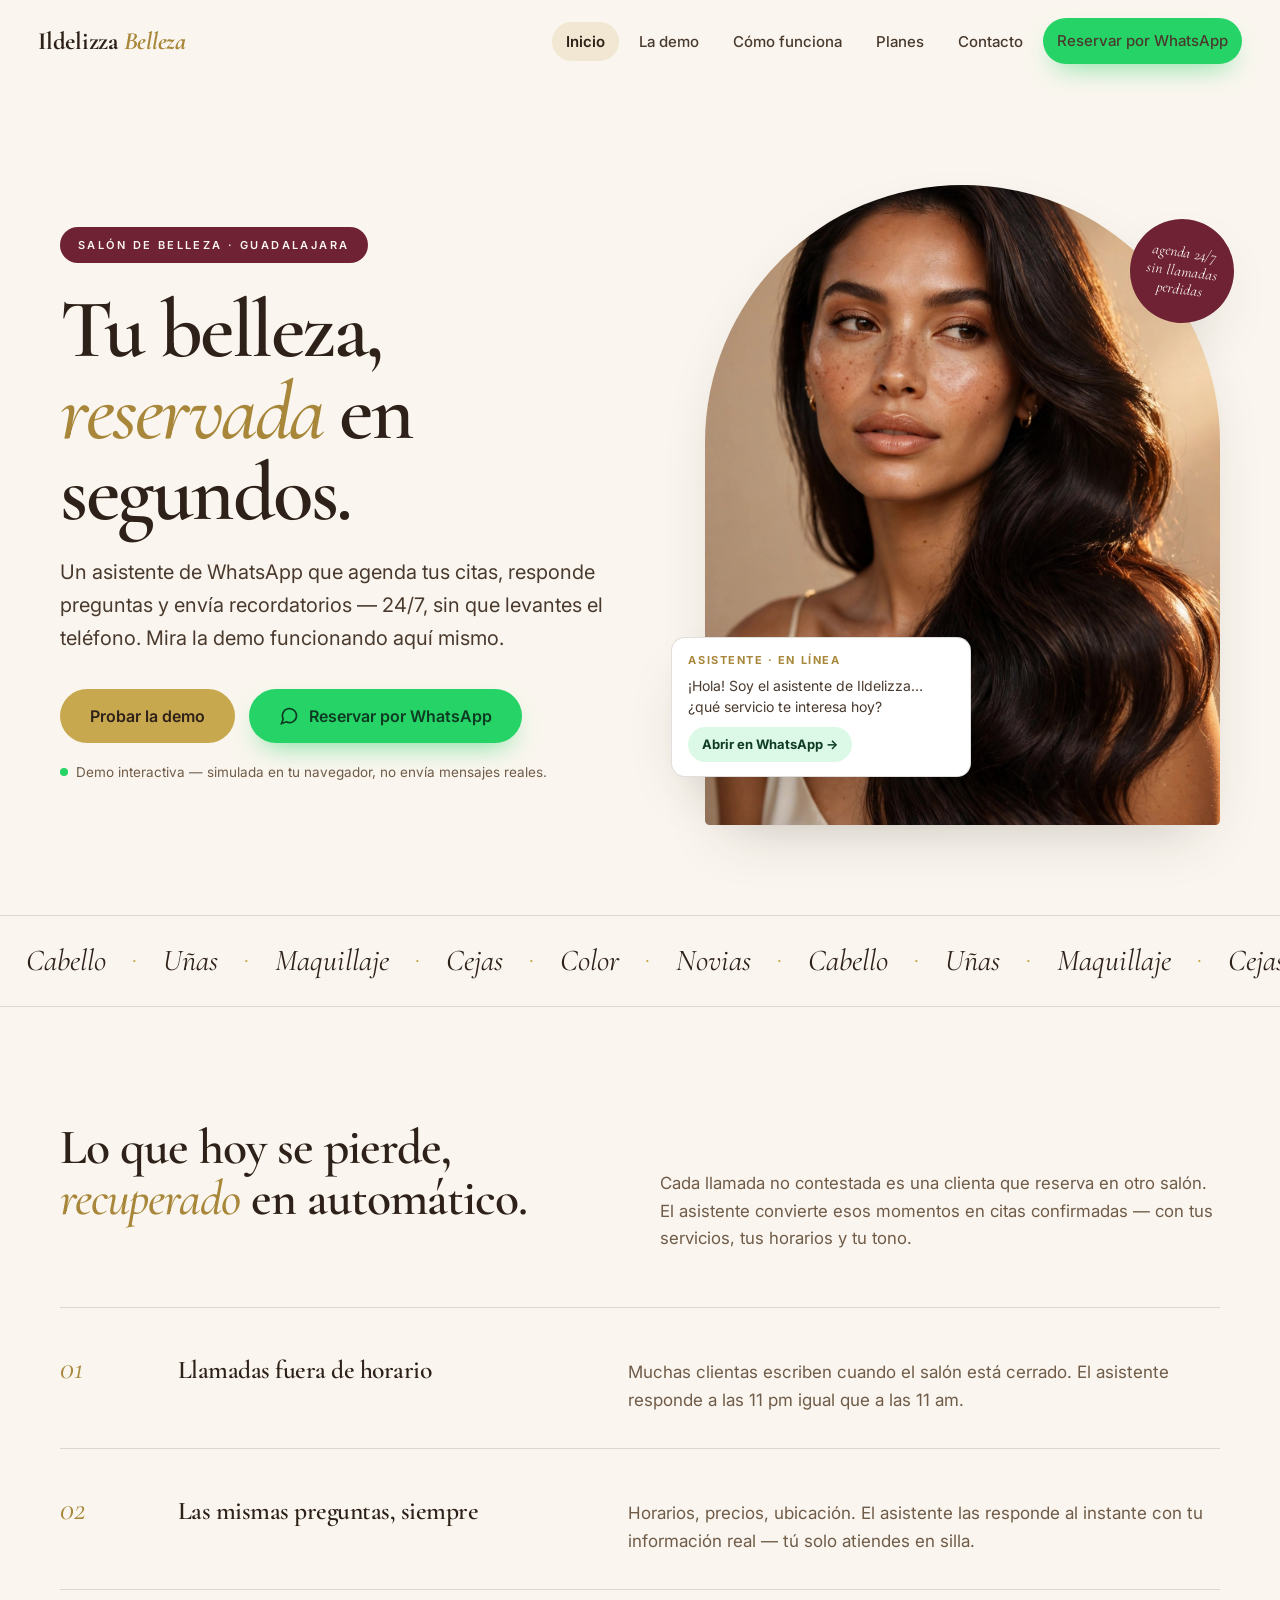
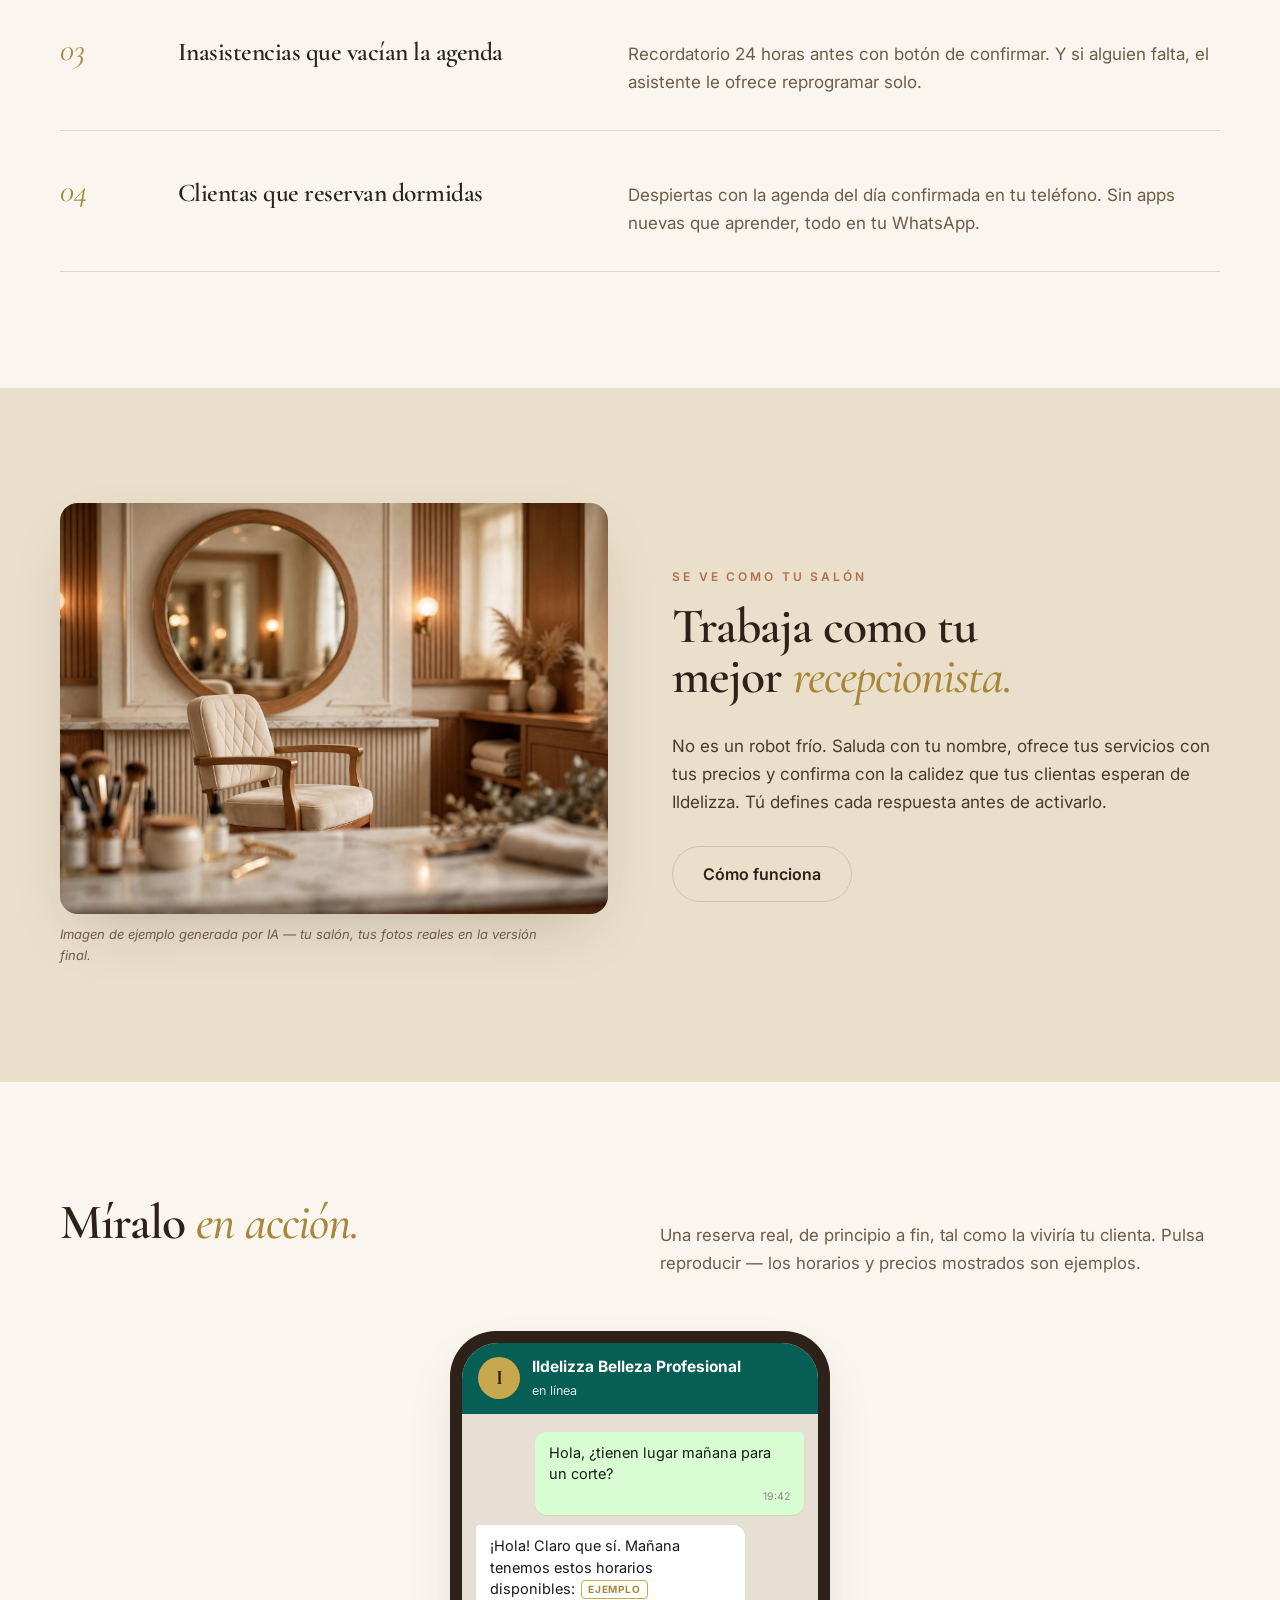
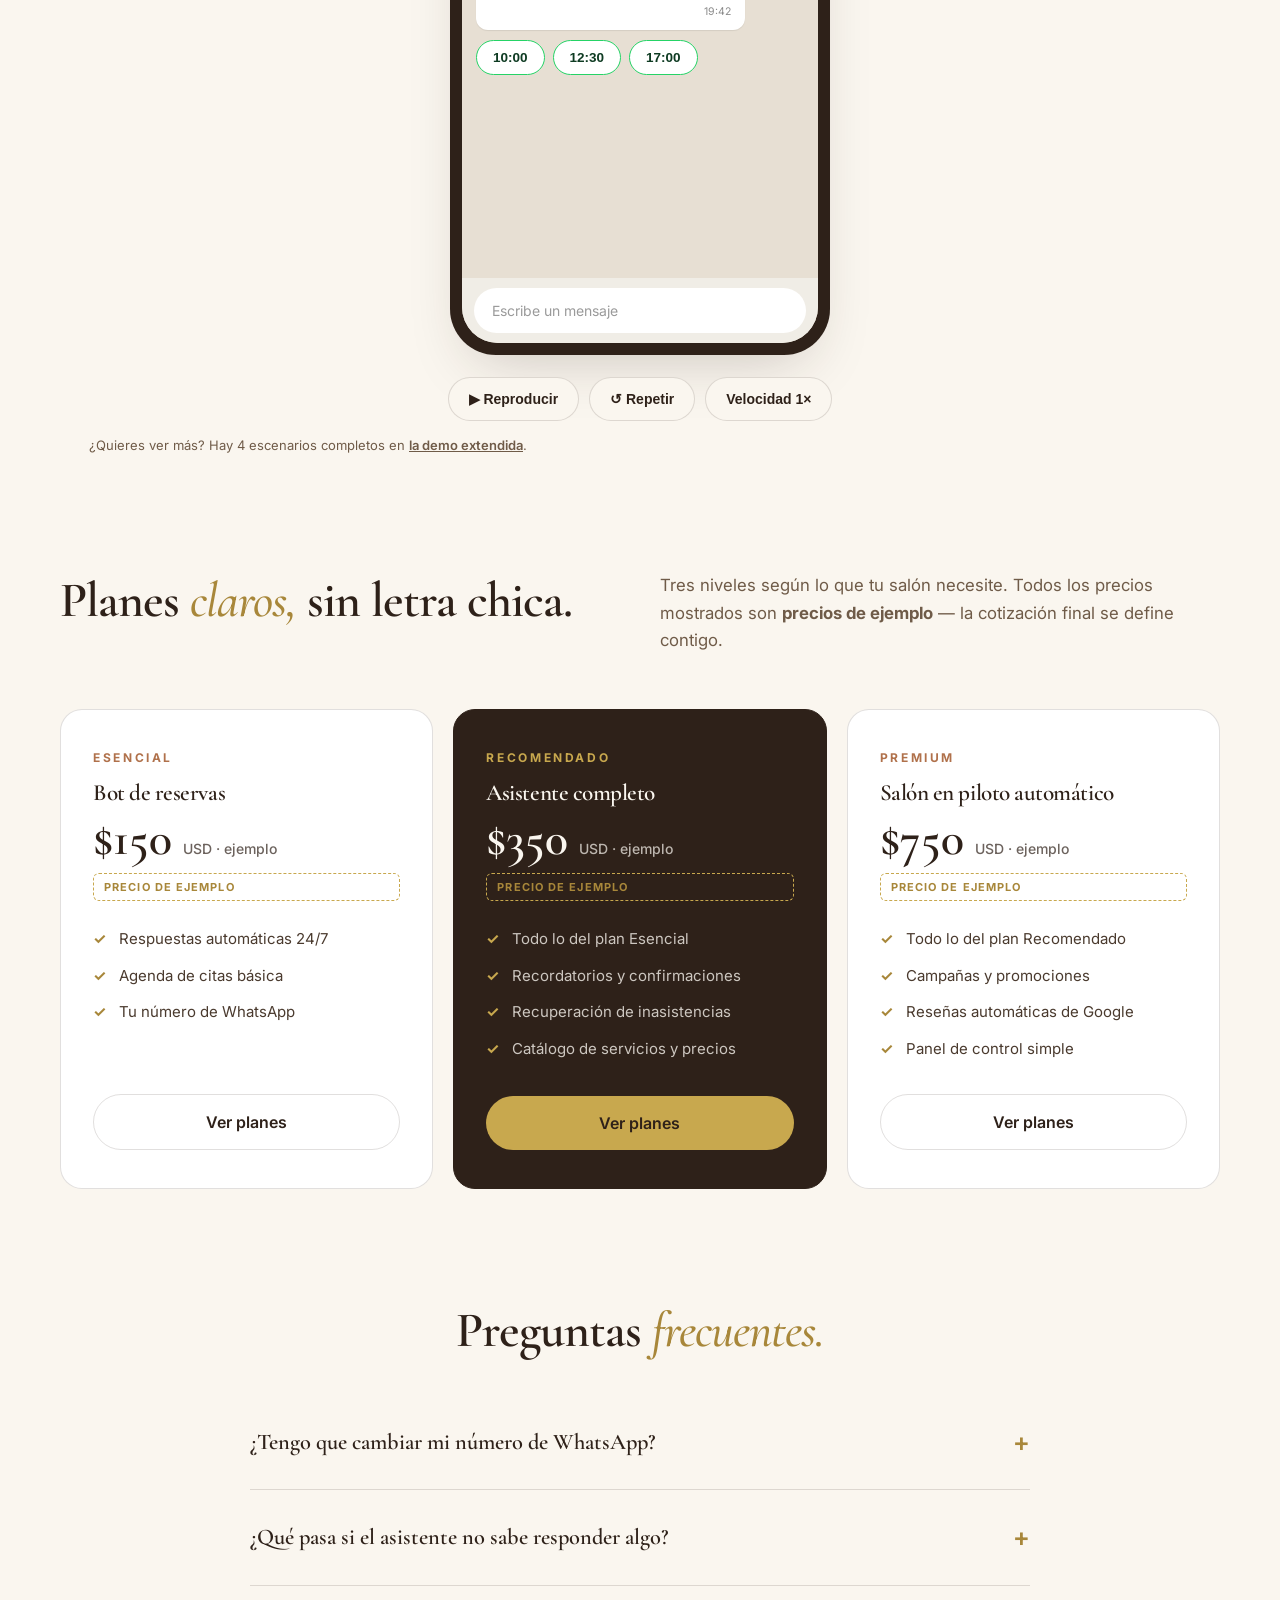
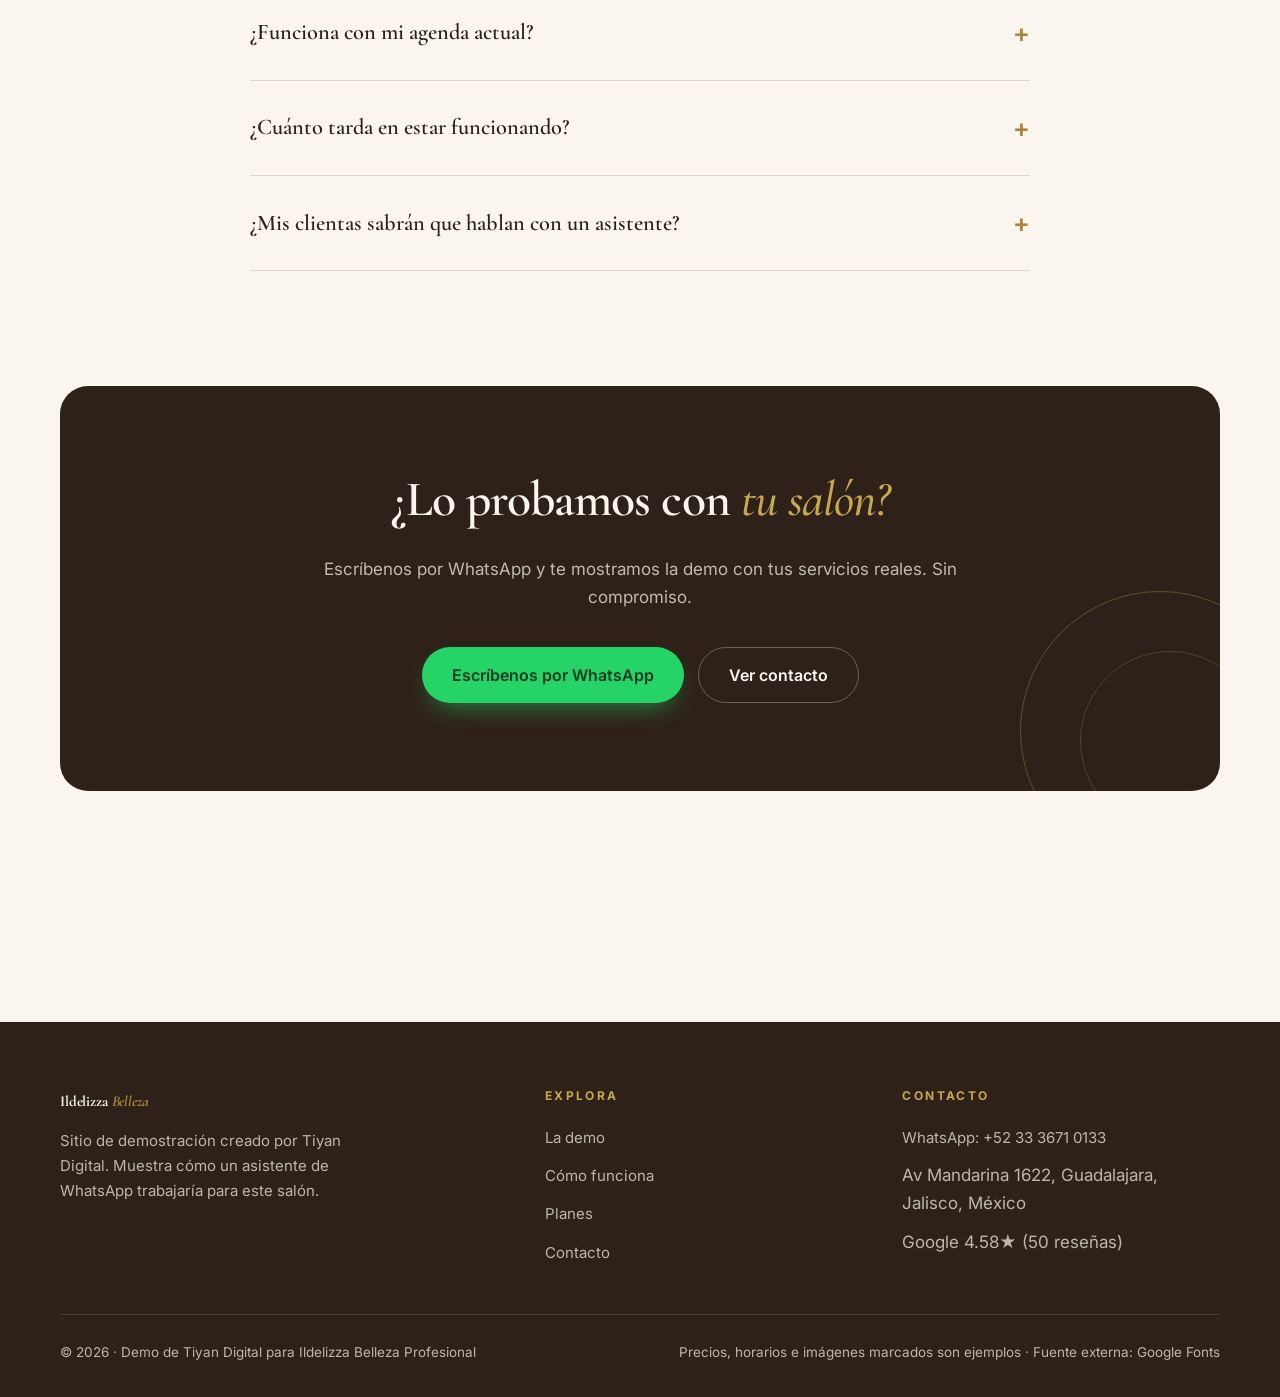
<file: index.html>
<!DOCTYPE html>
<html lang="es">
<head>
  <meta charset="UTF-8">
  <script>document.documentElement.classList.add("js");</script>
  <meta name="viewport" content="width=device-width, initial-scale=1.0">
  <title>Ildelizza Belleza Profesional — Asistente de WhatsApp para tu salón (demo)</title>
  <meta name="description" content="Demo interactiva: un asistente de WhatsApp que agenda citas, confirma y recuerda por ti — 24/7, sin llamadas perdidas. Propuesta de Tiyan Digital para Ildelizza Belleza Profesional, Guadalajara.">
  <meta property="og:title" content="Ildelizza Belleza Profesional — tu agenda en WhatsApp (demo)">
  <meta property="og:description" content="Mira cómo un asistente de WhatsApp reserva citas por ti, incluso mientras duermes. Demo interactiva.">
  <meta property="og:type" content="website">
  <meta property="og:image" content="assets/img/hero.jpg">
  <link rel="preconnect" href="https://fonts.googleapis.com">
  <link rel="preconnect" href="https://fonts.gstatic.com" crossorigin>
  <link href="https://fonts.googleapis.com/css2?family=Cormorant+Garamond:ital,wght@0,500;0,600;0,700;1,500;1,600&family=Inter:wght@400;500;600;700&display=swap" rel="stylesheet">
  <link rel="stylesheet" href="assets/styles.css">
  <link rel="icon" href="data:image/svg+xml,<svg xmlns='http://www.w3.org/2000/svg' viewBox='0 0 100 100'><text y='.9em' font-size='90'>✂</text></svg>">
  <script type="application/ld+json">
  {
    "@context": "https://schema.org",
    "@type": "BeautySalon",
    "name": "Ildelizza Belleza Profesional",
    "address": {
      "@type": "PostalAddress",
      "streetAddress": "Av Mandarina 1622",
      "addressLocality": "Guadalajara",
      "addressRegion": "Jalisco",
      "addressCountry": "MX"
    },
    "telephone": "+52 33 3671 0133",
    "aggregateRating": { "@type": "AggregateRating", "ratingValue": "4.58", "reviewCount": "50" }
  }
  </script>
</head>
<body>
  <a class="skip-link" href="#contenido">Saltar al contenido</a>

  <nav class="site-nav" aria-label="Principal">
    <div class="nav-inner">
      <a class="brand" href="index.html">Ildelizza <em>Belleza</em></a>
      <button class="nav-toggle" aria-expanded="false" aria-label="Abrir menú"><span></span><span></span><span></span></button>
      <ul class="nav-links">
        <li><a href="index.html" aria-current="page">Inicio</a></li>
        <li><a href="bot-demo.html">La demo</a></li>
        <li><a href="como-funciona.html">Cómo funciona</a></li>
        <li><a href="planes.html">Planes</a></li>
        <li><a href="contacto.html">Contacto</a></li>
        <li><a class="btn btn-wa nav-cta" data-biz="wa-link" data-wa-text="Hola, vi la demo del asistente de WhatsApp para Ildelizza y me interesa.">Reservar por WhatsApp</a></li>
      </ul>
    </div>
  </nav>

  <main id="contenido">
    <!-- HERO -->
    <section class="hero">
      <div class="wrap hero-grid">
        <div class="hero-copy">
          <span class="eyebrow rv">Salón de belleza · Guadalajara</span>
          <h1 class="rv d1">Tu belleza,<br><em>reservada</em> en segundos.</h1>
          <p class="lead rv d2" style="margin-top:22px">Un asistente de WhatsApp que agenda tus citas, responde preguntas y envía recordatorios — 24/7, sin que levantes el teléfono. Mira la demo funcionando aquí mismo.</p>
          <div class="btn-row rv d3">
            <a class="btn btn-gold" href="bot-demo.html">Probar la demo</a>
            <a class="btn btn-wa" data-biz="wa-link" data-wa-text="Hola, quiero el asistente de WhatsApp para mi salón.">
              <svg viewBox="0 0 24 24" fill="none" stroke="currentColor" stroke-width="2" aria-hidden="true"><path d="M21 11.5a8.5 8.5 0 0 1-12.4 7.5L3 21l2-5.4A8.5 8.5 0 1 1 21 11.5z"/></svg>
              Reservar por WhatsApp
            </a>
          </div>
          <p class="hero-note rv d3"><span class="dot" aria-hidden="true"></span>Demo interactiva — simulada en tu navegador, no envía mensajes reales.</p>
        </div>
        <div class="hero-media rv d2">
          <div class="arch-frame">
            <img src="assets/img/hero.jpg" alt="Retrato editorial de belleza — imagen de ejemplo generada por IA" width="1280" height="1920" fetchpriority="high">
          </div>
          <div class="chat-float" aria-hidden="true">
            <strong>Asistente · en línea</strong>
            ¡Hola! Soy el asistente de <span data-biz="short">Ildelizza</span>… ¿qué servicio te interesa hoy?
            <a class="wa-link" data-biz="wa-link">Abrir en WhatsApp →</a>
          </div>
          <div class="gold-seal" aria-hidden="true">agenda 24/7 sin llamadas perdidas</div>
        </div>
      </div>
    </section>

    <!-- MARQUEE -->
    <div class="marquee-band" aria-hidden="true">
      <div class="marquee">
        <span>Cabello</span><i>·</i><span>Uñas</span><i>·</i><span>Maquillaje</span><i>·</i><span>Cejas</span><i>·</i><span>Color</span><i>·</i><span>Novias</span><i>·</i>
        <span>Cabello</span><i>·</i><span>Uñas</span><i>·</i><span>Maquillaje</span><i>·</i><span>Cejas</span><i>·</i><span>Color</span><i>·</i><span>Novias</span><i>·</i>
      </div>
    </div>

    <!-- QUÉ RESUELVE -->
    <section class="block">
      <div class="wrap">
        <div class="split-head">
          <h2 class="rv">Lo que hoy se pierde,<br><em>recuperado</em> en automático.</h2>
          <p class="rv d1">Cada llamada no contestada es una clienta que reserva en otro salón. El asistente convierte esos momentos en citas confirmadas — con tus servicios, tus horarios y tu tono.</p>
        </div>
        <div class="num-rows">
          <div class="num-row rv">
            <span class="n">01</span><h3>Llamadas fuera de horario</h3>
            <p>Muchas clientas escriben cuando el salón está cerrado. El asistente responde a las 11 pm igual que a las 11 am.</p>
          </div>
          <div class="num-row rv d1">
            <span class="n">02</span><h3>Las mismas preguntas, siempre</h3>
            <p>Horarios, precios, ubicación. El asistente las responde al instante con tu información real — tú solo atiendes en silla.</p>
          </div>
          <div class="num-row rv d2">
            <span class="n">03</span><h3>Inasistencias que vacían la agenda</h3>
            <p>Recordatorio 24 horas antes con botón de confirmar. Y si alguien falta, el asistente le ofrece reprogramar solo.</p>
          </div>
          <div class="num-row rv d3">
            <span class="n">04</span><h3>Clientas que reservan dormidas</h3>
            <p>Despiertas con la agenda del día confirmada en tu teléfono. Sin apps nuevas que aprender, todo en tu WhatsApp.</p>
          </div>
        </div>
      </div>
    </section>

    <!-- MEDIA BAND -->
    <section class="block" style="background:var(--surface)">
      <div class="wrap media-band">
        <div class="rv">
          <div class="ph">
            <img src="assets/img/salon.jpg" alt="Interior cálido de salón de belleza — imagen de ejemplo generada por IA" width="1920" height="1280" loading="lazy">
          </div>
          <p class="caption">Imagen de ejemplo generada por IA — tu salón, tus fotos reales en la versión final.</p>
        </div>
        <div class="rv d1">
          <span class="kicker">Se ve como tu salón</span>
          <h2>Trabaja como tu mejor <em>recepcionista.</em></h2>
          <p style="margin-top:18px">No es un robot frío. Saluda con tu nombre, ofrece tus servicios con tus precios y confirma con la calidez que tus clientas esperan de <span data-biz="short">Ildelizza</span>. Tú defines cada respuesta antes de activarlo.</p>
          <div class="btn-row" style="display:flex;gap:14px;margin-top:30px;flex-wrap:wrap">
            <a class="btn btn-ghost" href="como-funciona.html">Cómo funciona</a>
          </div>
        </div>
      </div>
    </section>

    <!-- MINI DEMO -->
    <section class="block">
      <div class="wrap">
        <div class="split-head">
          <h2 class="rv">Míralo <em>en acción.</em></h2>
          <p class="rv d1">Una reserva real, de principio a fin, tal como la viviría tu clienta. Pulsa reproducir — los horarios y precios mostrados son ejemplos.</p>
        </div>
        <div class="rv" data-chat="hero" data-autoplay role="region" aria-label="Demostración del asistente de WhatsApp">
          <div class="phone-frame">
            <div class="phone-screen">
              <div class="chat-head">
                <span class="avatar" aria-hidden="true">I</span>
                <div class="who"><b data-biz="name">Ildelizza Belleza Profesional</b><small>en línea</small></div>
              </div>
              <div class="chat-body" aria-live="polite" aria-label="Conversación de demostración"></div>
              <div class="chat-foot" aria-hidden="true"><span class="fake-input">Escribe un mensaje</span></div>
            </div>
          </div>
        </div>
        <p class="demo-note">¿Quieres ver más? Hay 4 escenarios completos en <a href="bot-demo.html" style="font-weight:600">la demo extendida</a>.</p>
      </div>
    </section>

    <!-- PLANES TEASER -->
    <section class="block" style="padding-top:0">
      <div class="wrap">
        <div class="split-head">
          <h2 class="rv">Planes <em>claros,</em> sin letra chica.</h2>
          <p class="rv d1">Tres niveles según lo que tu salón necesite. Todos los precios mostrados son <b>precios de ejemplo</b> — la cotización final se define contigo.</p>
        </div>
        <div class="plans">
          <article class="plan rv">
            <span class="tier">Esencial</span>
            <h3>Bot de reservas</h3>
            <p class="price">$150 <small>USD · ejemplo</small></p>
            <span class="ejemplo-tag">Precio de ejemplo</span>
            <ul><li>Respuestas automáticas 24/7</li><li>Agenda de citas básica</li><li>Tu número de WhatsApp</li></ul>
            <a class="btn btn-ghost" href="planes.html">Ver planes</a>
          </article>
          <article class="plan featured rv d1">
            <span class="tier">Recomendado</span>
            <h3>Asistente completo</h3>
            <p class="price">$350 <small>USD · ejemplo</small></p>
            <span class="ejemplo-tag">Precio de ejemplo</span>
            <ul><li>Todo lo del plan Esencial</li><li>Recordatorios y confirmaciones</li><li>Recuperación de inasistencias</li><li>Catálogo de servicios y precios</li></ul>
            <a class="btn btn-gold" href="planes.html">Ver planes</a>
          </article>
          <article class="plan rv d2">
            <span class="tier">Premium</span>
            <h3>Salón en piloto automático</h3>
            <p class="price">$750 <small>USD · ejemplo</small></p>
            <span class="ejemplo-tag">Precio de ejemplo</span>
            <ul><li>Todo lo del plan Recomendado</li><li>Campañas y promociones</li><li>Reseñas automáticas de Google</li><li>Panel de control simple</li></ul>
            <a class="btn btn-ghost" href="planes.html">Ver planes</a>
          </article>
        </div>
      </div>
    </section>

    <!-- FAQ -->
    <section class="block" style="padding-top:0">
      <div class="wrap">
        <h2 class="rv" style="text-align:center;margin-bottom:40px">Preguntas <em>frecuentes.</em></h2>
        <div class="faq">
          <details class="rv"><summary>¿Tengo que cambiar mi número de WhatsApp?<span class="plus" aria-hidden="true">+</span></summary><p class="a">No. El asistente funciona sobre tu número actual de WhatsApp Business — tus clientas te escriben al mismo número de siempre.</p></details>
          <details class="rv"><summary>¿Qué pasa si el asistente no sabe responder algo?<span class="plus" aria-hidden="true">+</span></summary><p class="a">Te lo pasa a ti al instante con el contexto de la conversación. Tú respondes una vez y el asistente aprende esa respuesta para la próxima.</p></details>
          <details class="rv"><summary>¿Funciona con mi agenda actual?<span class="plus" aria-hidden="true">+</span></summary><p class="a">Sí. Se conecta con Google Calendar o con la agenda que uses hoy — sin doble captura y sin que nadie reserve en un horario ocupado.</p></details>
          <details class="rv"><summary>¿Cuánto tarda en estar funcionando?<span class="plus" aria-hidden="true">+</span></summary><p class="a">La demo la ves hoy mismo. La versión con tus servicios, precios y horarios reales queda lista en días, no meses.</p></details>
          <details class="rv"><summary>¿Mis clientas sabrán que hablan con un asistente?<span class="plus" aria-hidden="true">+</span></summary><p class="a">Se presenta como el asistente de tu salón desde el primer mensaje — con transparencia total y tu tono de voz.</p></details>
        </div>
      </div>
    </section>

    <!-- FINAL CTA -->
    <section class="block" style="padding-top:0">
      <div class="wrap">
        <div class="cta-band rv">
          <h2>¿Lo probamos con <em>tu salón?</em></h2>
          <p style="margin-top:16px">Escríbenos por WhatsApp y te mostramos la demo con tus servicios reales. Sin compromiso.</p>
          <div class="btn-row">
            <a class="btn btn-wa" data-biz="wa-link" data-wa-text="Hola, quiero ver la demo del asistente con los servicios reales de mi salón.">Escríbenos por WhatsApp</a>
            <a class="btn btn-ghost" href="contacto.html" style="color:var(--canvas);border-color:rgba(250,246,239,.3)">Ver contacto</a>
          </div>
        </div>
      </div>
    </section>
  </main>

  <footer>
    <div class="foot-inner">
      <div class="foot-grid">
        <div>
          <a class="brand" href="index.html" style="margin-bottom:16px;display:inline-block">Ildelizza <em>Belleza</em></a>
          <p style="font-size:15px;max-width:36ch">Sitio de demostración creado por Tiyan Digital. Muestra cómo un asistente de WhatsApp trabajaría para este salón.</p>
        </div>
        <div>
          <h4>Explora</h4>
          <ul>
            <li><a href="bot-demo.html">La demo</a></li>
            <li><a href="como-funciona.html">Cómo funciona</a></li>
            <li><a href="planes.html">Planes</a></li>
            <li><a href="contacto.html">Contacto</a></li>
          </ul>
        </div>
        <div>
          <h4>Contacto</h4>
          <ul>
            <li><a data-biz="wa-link">WhatsApp: <span data-biz="wa-display">+52 33 3671 0133</span></a></li>
            <li><span data-biz="address">Av Mandarina 1622, Guadalajara, Jalisco, México</span></li>
            <li><span data-biz="rating">Google 4.58★ (50 reseñas)</span></li>
          </ul>
        </div>
      </div>
      <div class="foot-base">
        <span>© <span data-year>2026</span> · Demo de Tiyan Digital para <span data-biz="name">Ildelizza Belleza Profesional</span></span>
        <span>Precios, horarios e imágenes marcados son ejemplos · Fuente externa: Google Fonts</span>
      </div>
    </div>
  </footer>

  <script src="assets/site.js"></script>
</body>
</html>
</file>
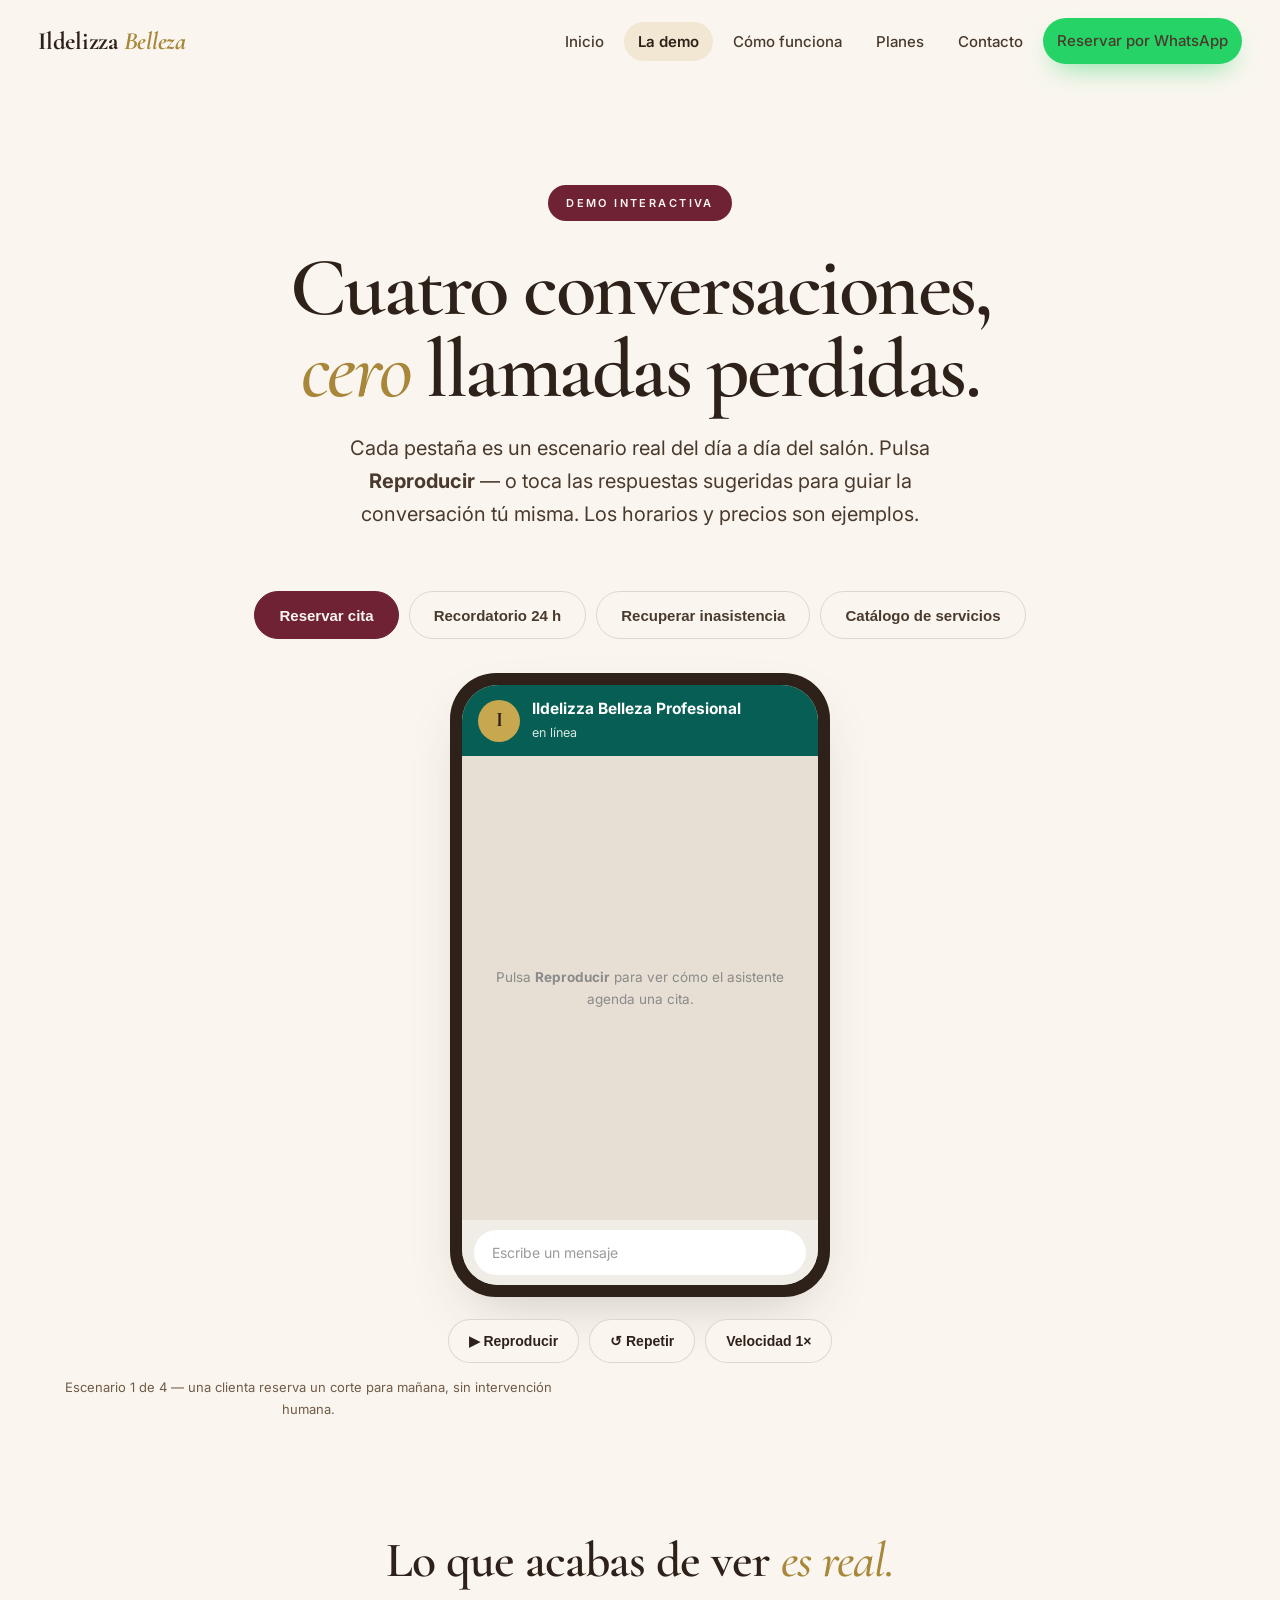
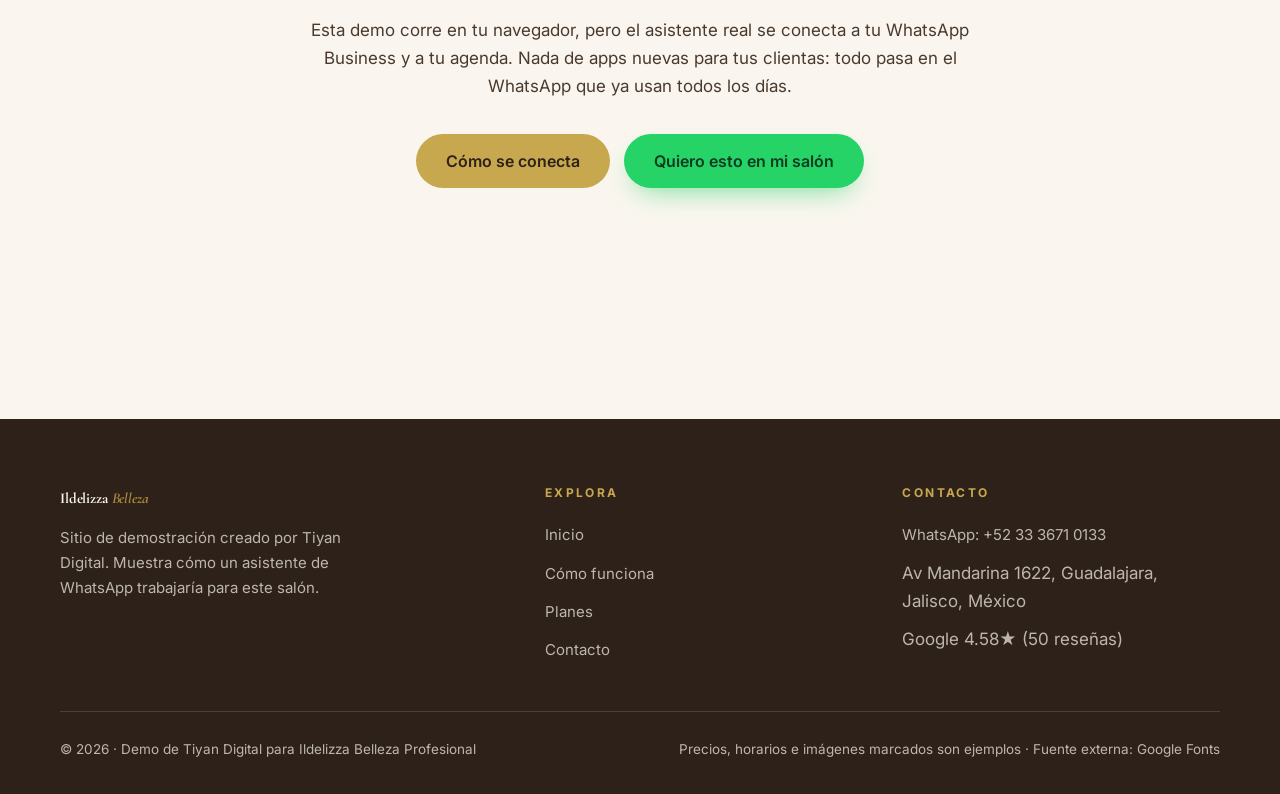
<file: bot-demo.html>
<!DOCTYPE html>
<html lang="es">
<head>
  <meta charset="UTF-8">
  <script>document.documentElement.classList.add("js");</script>
  <meta name="viewport" content="width=device-width, initial-scale=1.0">
  <title>La demo — Asistente de WhatsApp de Ildelizza Belleza Profesional</title>
  <meta name="description" content="Demo interactiva completa: reserva de citas, recordatorio 24h, recuperación de inasistencias y catálogo de servicios — todo en WhatsApp.">
  <meta property="og:title" content="Demo: el asistente de WhatsApp de Ildelizza en acción">
  <meta property="og:type" content="website">
  <link rel="preconnect" href="https://fonts.googleapis.com">
  <link rel="preconnect" href="https://fonts.gstatic.com" crossorigin>
  <link href="https://fonts.googleapis.com/css2?family=Cormorant+Garamond:ital,wght@0,500;0,600;0,700;1,500;1,600&family=Inter:wght@400;500;600;700&display=swap" rel="stylesheet">
  <link rel="stylesheet" href="assets/styles.css">
  <link rel="icon" href="data:image/svg+xml,<svg xmlns='http://www.w3.org/2000/svg' viewBox='0 0 100 100'><text y='.9em' font-size='90'>✂</text></svg>">
  <script type="application/ld+json">
  {
    "@context": "https://schema.org",
    "@type": "BeautySalon",
    "name": "Ildelizza Belleza Profesional",
    "address": { "@type": "PostalAddress", "streetAddress": "Av Mandarina 1622", "addressLocality": "Guadalajara", "addressRegion": "Jalisco", "addressCountry": "MX" },
    "telephone": "+52 33 3671 0133",
    "aggregateRating": { "@type": "AggregateRating", "ratingValue": "4.58", "reviewCount": "50" }
  }
  </script>
</head>
<body>
  <a class="skip-link" href="#contenido">Saltar al contenido</a>

  <nav class="site-nav" aria-label="Principal">
    <div class="nav-inner">
      <a class="brand" href="index.html">Ildelizza <em>Belleza</em></a>
      <button class="nav-toggle" aria-expanded="false" aria-label="Abrir menú"><span></span><span></span><span></span></button>
      <ul class="nav-links">
        <li><a href="index.html">Inicio</a></li>
        <li><a href="bot-demo.html" aria-current="page">La demo</a></li>
        <li><a href="como-funciona.html">Cómo funciona</a></li>
        <li><a href="planes.html">Planes</a></li>
        <li><a href="contacto.html">Contacto</a></li>
        <li><a class="btn btn-wa nav-cta" data-biz="wa-link" data-wa-text="Hola, vi la demo del asistente de WhatsApp para Ildelizza y me interesa.">Reservar por WhatsApp</a></li>
      </ul>
    </div>
  </nav>

  <main id="contenido">
    <section class="hero" style="padding-bottom:40px">
      <div class="wrap" style="text-align:center;max-width:760px">
        <span class="eyebrow rv">Demo interactiva</span>
        <h1 class="rv d1">Cuatro conversaciones,<br><em>cero</em> llamadas perdidas.</h1>
        <p class="lead rv d2" style="margin:22px auto 0">Cada pestaña es un escenario real del día a día del salón. Pulsa <b>Reproducir</b> — o toca las respuestas sugeridas para guiar la conversación tú misma. Los horarios y precios son ejemplos.</p>
      </div>
    </section>

    <section class="block" style="padding-top:20px" data-tabs>
      <div class="wrap">
        <div class="tabs rv" role="tablist" aria-label="Escenarios de la demo">
          <button class="tab" role="tab" aria-selected="true" aria-controls="panel-reservar" id="tab-reservar">Reservar cita</button>
          <button class="tab" role="tab" aria-selected="false" aria-controls="panel-recordatorio" id="tab-recordatorio">Recordatorio 24 h</button>
          <button class="tab" role="tab" aria-selected="false" aria-controls="panel-noshow" id="tab-noshow">Recuperar inasistencia</button>
          <button class="tab" role="tab" aria-selected="false" aria-controls="panel-catalogo" id="tab-catalogo">Catálogo de servicios</button>
        </div>

        <div class="tab-panels">
          <div class="tab-panel active" role="tabpanel" id="panel-reservar" aria-labelledby="tab-reservar" tabindex="0">
            <div data-chat="reservar" role="region" aria-label="Demo: reservar cita">
              <div class="phone-frame"><div class="phone-screen">
                <div class="chat-head"><span class="avatar" aria-hidden="true">I</span><div class="who"><b data-biz="name">Ildelizza Belleza Profesional</b><small>en línea</small></div></div>
                <div class="chat-body" aria-live="polite"></div>
                <div class="chat-foot" aria-hidden="true"><span class="fake-input">Escribe un mensaje</span></div>
              </div></div>
            </div>
            <p class="demo-note">Escenario 1 de 4 — una clienta reserva un corte para mañana, sin intervención humana.</p>
          </div>

          <div class="tab-panel" role="tabpanel" id="panel-recordatorio" aria-labelledby="tab-recordatorio" tabindex="0">
            <div data-chat="recordatorio" role="region" aria-label="Demo: recordatorio 24 horas antes">
              <div class="phone-frame"><div class="phone-screen">
                <div class="chat-head"><span class="avatar" aria-hidden="true">I</span><div class="who"><b data-biz="name">Ildelizza Belleza Profesional</b><small>en línea</small></div></div>
                <div class="chat-body" aria-live="polite"></div>
                <div class="chat-foot" aria-hidden="true"><span class="fake-input">Escribe un mensaje</span></div>
              </div></div>
            </div>
            <p class="demo-note">Escenario 2 de 4 — el día anterior, el asistente confirma la cita con un toque.</p>
          </div>

          <div class="tab-panel" role="tabpanel" id="panel-noshow" aria-labelledby="tab-noshow" tabindex="0">
            <div data-chat="noShow" role="region" aria-label="Demo: recuperar una inasistencia">
              <div class="phone-frame"><div class="phone-screen">
                <div class="chat-head"><span class="avatar" aria-hidden="true">I</span><div class="who"><b data-biz="name">Ildelizza Belleza Profesional</b><small>en línea</small></div></div>
                <div class="chat-body" aria-live="polite"></div>
                <div class="chat-foot" aria-hidden="true"><span class="fake-input">Escribe un mensaje</span></div>
              </div></div>
            </div>
            <p class="demo-note">Escenario 3 de 4 — una clienta faltó; el asistente la recupera sin que muevas un dedo.</p>
          </div>

          <div class="tab-panel" role="tabpanel" id="panel-catalogo" aria-labelledby="tab-catalogo" tabindex="0">
            <div data-chat="catalogo" role="region" aria-label="Demo: catálogo de servicios">
              <div class="phone-frame"><div class="phone-screen">
                <div class="chat-head"><span class="avatar" aria-hidden="true">I</span><div class="who"><b data-biz="name">Ildelizza Belleza Profesional</b><small>en línea</small></div></div>
                <div class="chat-body" aria-live="polite"></div>
                <div class="chat-foot" aria-hidden="true"><span class="fake-input">Escribe un mensaje</span></div>
              </div></div>
            </div>
            <p class="demo-note">Escenario 4 de 4 — menú de servicios con precios. En tu versión real irían tus servicios y precios verdaderos.</p>
          </div>
        </div>
      </div>
    </section>

    <section class="block" style="padding-top:0">
      <div class="wrap" style="max-width:820px">
        <h2 class="rv" style="text-align:center">Lo que acabas de ver <em>es real.</em></h2>
        <p class="rv d1" style="text-align:center;margin:18px auto 0">Esta demo corre en tu navegador, pero el asistente real se conecta a tu WhatsApp Business y a tu agenda. Nada de apps nuevas para tus clientas: todo pasa en el WhatsApp que ya usan todos los días.</p>
        <div class="btn-row rv d2" style="display:flex;gap:14px;justify-content:center;flex-wrap:wrap;margin-top:34px">
          <a class="btn btn-gold" href="como-funciona.html">Cómo se conecta</a>
          <a class="btn btn-wa" data-biz="wa-link" data-wa-text="Hola, probé la demo y quiero el asistente para mi salón.">Quiero esto en mi salón</a>
        </div>
      </div>
    </section>
  </main>

  <footer>
    <div class="foot-inner">
      <div class="foot-grid">
        <div>
          <a class="brand" href="index.html" style="margin-bottom:16px;display:inline-block">Ildelizza <em>Belleza</em></a>
          <p style="font-size:15px;max-width:36ch">Sitio de demostración creado por Tiyan Digital. Muestra cómo un asistente de WhatsApp trabajaría para este salón.</p>
        </div>
        <div>
          <h4>Explora</h4>
          <ul>
            <li><a href="index.html">Inicio</a></li>
            <li><a href="como-funciona.html">Cómo funciona</a></li>
            <li><a href="planes.html">Planes</a></li>
            <li><a href="contacto.html">Contacto</a></li>
          </ul>
        </div>
        <div>
          <h4>Contacto</h4>
          <ul>
            <li><a data-biz="wa-link">WhatsApp: <span data-biz="wa-display">+52 33 3671 0133</span></a></li>
            <li><span data-biz="address">Av Mandarina 1622, Guadalajara, Jalisco, México</span></li>
            <li><span data-biz="rating">Google 4.58★ (50 reseñas)</span></li>
          </ul>
        </div>
      </div>
      <div class="foot-base">
        <span>© <span data-year>2026</span> · Demo de Tiyan Digital para <span data-biz="name">Ildelizza Belleza Profesional</span></span>
        <span>Precios, horarios e imágenes marcados son ejemplos · Fuente externa: Google Fonts</span>
      </div>
    </div>
  </footer>

  <script src="assets/site.js"></script>
</body>
</html>
</file>
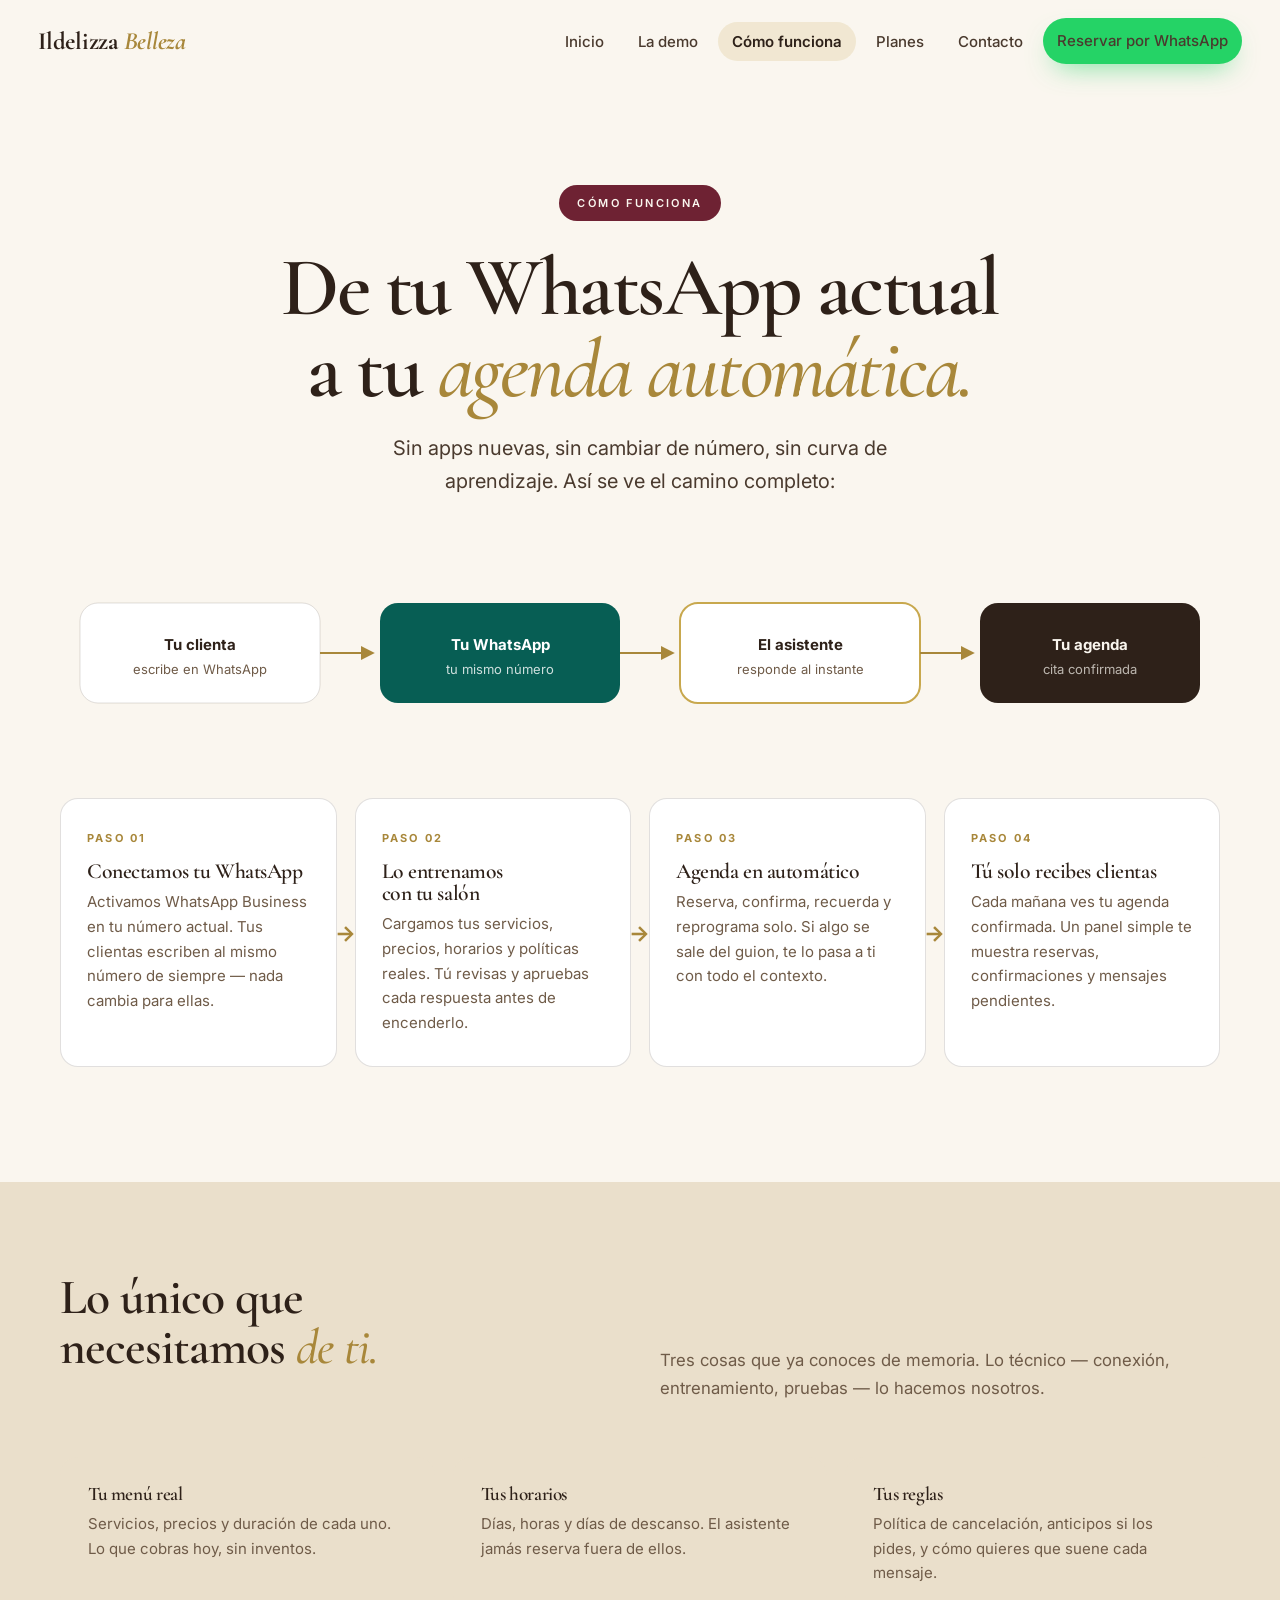
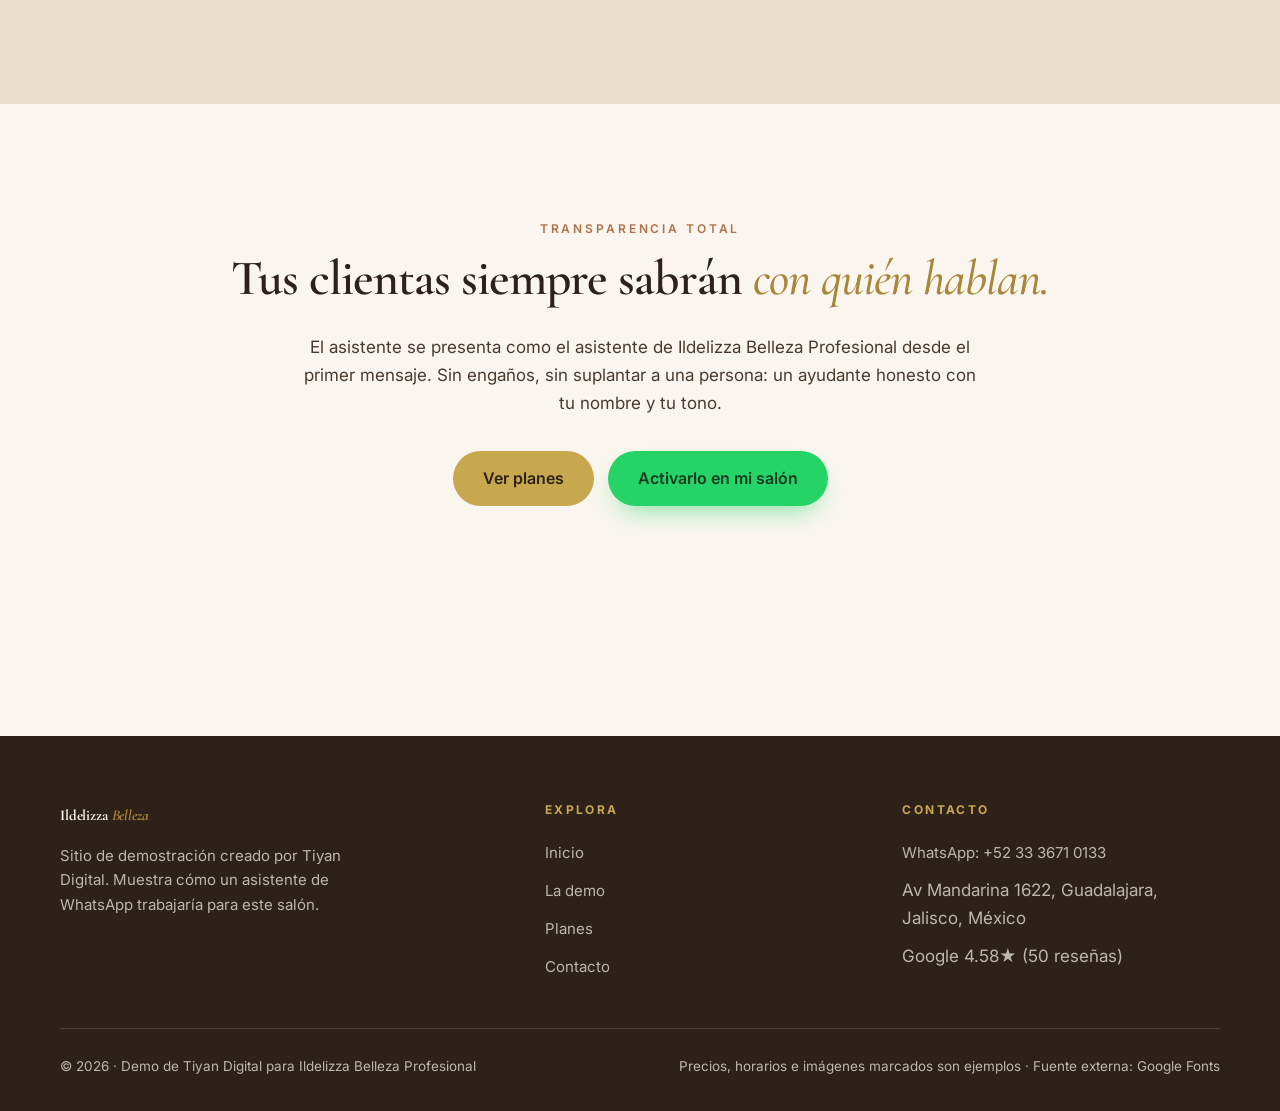
<file: como-funciona.html>
<!DOCTYPE html>
<html lang="es">
<head>
  <meta charset="UTF-8">
  <script>document.documentElement.classList.add("js");</script>
  <meta name="viewport" content="width=device-width, initial-scale=1.0">
  <title>Cómo funciona — Asistente de WhatsApp de Ildelizza Belleza Profesional</title>
  <meta name="description" content="Cómo el asistente de WhatsApp se conecta a tu número, aprende tus servicios y agenda citas solo. Lo que necesitamos de ti y lo que pasa después.">
  <meta property="og:title" content="Cómo funciona el asistente de WhatsApp de Ildelizza">
  <meta property="og:type" content="website">
  <link rel="preconnect" href="https://fonts.googleapis.com">
  <link rel="preconnect" href="https://fonts.gstatic.com" crossorigin>
  <link href="https://fonts.googleapis.com/css2?family=Cormorant+Garamond:ital,wght@0,500;0,600;0,700;1,500;1,600&family=Inter:wght@400;500;600;700&display=swap" rel="stylesheet">
  <link rel="stylesheet" href="assets/styles.css">
  <link rel="icon" href="data:image/svg+xml,<svg xmlns='http://www.w3.org/2000/svg' viewBox='0 0 100 100'><text y='.9em' font-size='90'>✂</text></svg>">
  <script type="application/ld+json">
  {
    "@context": "https://schema.org",
    "@type": "BeautySalon",
    "name": "Ildelizza Belleza Profesional",
    "address": { "@type": "PostalAddress", "streetAddress": "Av Mandarina 1622", "addressLocality": "Guadalajara", "addressRegion": "Jalisco", "addressCountry": "MX" },
    "telephone": "+52 33 3671 0133",
    "aggregateRating": { "@type": "AggregateRating", "ratingValue": "4.58", "reviewCount": "50" }
  }
  </script>
</head>
<body>
  <a class="skip-link" href="#contenido">Saltar al contenido</a>

  <nav class="site-nav" aria-label="Principal">
    <div class="nav-inner">
      <a class="brand" href="index.html">Ildelizza <em>Belleza</em></a>
      <button class="nav-toggle" aria-expanded="false" aria-label="Abrir menú"><span></span><span></span><span></span></button>
      <ul class="nav-links">
        <li><a href="index.html">Inicio</a></li>
        <li><a href="bot-demo.html">La demo</a></li>
        <li><a href="como-funciona.html" aria-current="page">Cómo funciona</a></li>
        <li><a href="planes.html">Planes</a></li>
        <li><a href="contacto.html">Contacto</a></li>
        <li><a class="btn btn-wa nav-cta" data-biz="wa-link" data-wa-text="Hola, vi la demo del asistente de WhatsApp para Ildelizza y me interesa.">Reservar por WhatsApp</a></li>
      </ul>
    </div>
  </nav>

  <main id="contenido">
    <section class="hero" style="padding-bottom:30px">
      <div class="wrap" style="max-width:780px;text-align:center">
        <span class="eyebrow rv">Cómo funciona</span>
        <h1 class="rv d1">De tu WhatsApp actual a tu <em>agenda automática.</em></h1>
        <p class="lead rv d2" style="margin:22px auto 0">Sin apps nuevas, sin cambiar de número, sin curva de aprendizaje. Así se ve el camino completo:</p>
      </div>
    </section>

    <!-- node flow -->
    <section class="block" style="padding-top:30px">
      <div class="wrap">
        <svg class="rv" viewBox="0 0 1160 190" role="img" aria-label="Flujo: la clienta escribe en WhatsApp, el asistente responde y la cita queda en tu agenda" style="width:100%;height:auto;display:block">
          <defs>
            <marker id="arr" viewBox="0 0 10 10" refX="8" refY="5" markerWidth="7" markerHeight="7" orient="auto-start-reverse">
              <path d="M0 0L10 5L0 10z" fill="#A8873A"/>
            </marker>
          </defs>
          <g font-family="Inter, sans-serif" text-anchor="middle">
            <rect x="20" y="45" width="240" height="100" rx="18" fill="#FFFFFF" stroke="rgba(46,33,25,.14)"/>
            <text x="140" y="92" font-size="15" font-weight="700" fill="#2E2119">Tu clienta</text>
            <text x="140" y="116" font-size="13" fill="#6F5B48">escribe en WhatsApp</text>
            <rect x="320" y="45" width="240" height="100" rx="18" fill="#075E54"/>
            <text x="440" y="92" font-size="15" font-weight="700" fill="#FFFFFF">Tu WhatsApp</text>
            <text x="440" y="116" font-size="13" fill="rgba(255,255,255,.8)">tu mismo número</text>
            <rect x="620" y="45" width="240" height="100" rx="18" fill="#FFFFFF" stroke="#C8A84E" stroke-width="2"/>
            <text x="740" y="92" font-size="15" font-weight="700" fill="#2E2119">El asistente</text>
            <text x="740" y="116" font-size="13" fill="#6F5B48">responde al instante</text>
            <rect x="920" y="45" width="220" height="100" rx="18" fill="#2E2119"/>
            <text x="1030" y="92" font-size="15" font-weight="700" fill="#FAF6EF">Tu agenda</text>
            <text x="1030" y="116" font-size="13" fill="rgba(250,246,239,.7)">cita confirmada</text>
            <line x1="260" y1="95" x2="312" y2="95" stroke="#A8873A" stroke-width="2" marker-end="url(#arr)"/>
            <line x1="560" y1="95" x2="612" y2="95" stroke="#A8873A" stroke-width="2" marker-end="url(#arr)"/>
            <line x1="860" y1="95" x2="912" y2="95" stroke="#A8873A" stroke-width="2" marker-end="url(#arr)"/>
          </g>
        </svg>

        <div class="flow">
          <article class="flow-card rv">
            <span class="step">Paso 01</span>
            <h3>Conectamos tu WhatsApp</h3>
            <p>Activamos WhatsApp Business en tu número actual. Tus clientas escriben al mismo número de siempre — nada cambia para ellas.</p>
          </article>
          <article class="flow-card rv d1">
            <span class="step">Paso 02</span>
            <h3>Lo entrenamos con tu salón</h3>
            <p>Cargamos tus servicios, precios, horarios y políticas reales. Tú revisas y apruebas cada respuesta antes de encenderlo.</p>
          </article>
          <article class="flow-card rv d2">
            <span class="step">Paso 03</span>
            <h3>Agenda en automático</h3>
            <p>Reserva, confirma, recuerda y reprograma solo. Si algo se sale del guion, te lo pasa a ti con todo el contexto.</p>
          </article>
          <article class="flow-card rv d3">
            <span class="step">Paso 04</span>
            <h3>Tú solo recibes clientas</h3>
            <p>Cada mañana ves tu agenda confirmada. Un panel simple te muestra reservas, confirmaciones y mensajes pendientes.</p>
          </article>
        </div>
      </div>
    </section>

    <!-- what we need -->
    <section class="block" style="background:var(--surface);padding-top:clamp(56px,7vw,96px);padding-bottom:clamp(56px,7vw,96px)">
      <div class="wrap">
        <div class="split-head">
          <h2 class="rv">Lo único que necesitamos <em>de ti.</em></h2>
          <p class="rv d1">Tres cosas que ya conoces de memoria. Lo técnico — conexión, entrenamiento, pruebas — lo hacemos nosotros.</p>
        </div>
        <div class="need-list">
          <div class="need rv"><h3>Tu menú real</h3><p>Servicios, precios y duración de cada uno. Lo que cobras hoy, sin inventos.</p></div>
          <div class="need rv d1"><h3>Tus horarios</h3><p>Días, horas y días de descanso. El asistente jamás reserva fuera de ellos.</p></div>
          <div class="need rv d2"><h3>Tus reglas</h3><p>Política de cancelación, anticipos si los pides, y cómo quieres que suene cada mensaje.</p></div>
        </div>
      </div>
    </section>

    <!-- honesty strip -->
    <section class="block">
      <div class="wrap" style="max-width:820px;text-align:center">
        <span class="kicker rv">Transparencia total</span>
        <h2 class="rv d1">Tus clientas siempre sabrán <em>con quién hablan.</em></h2>
        <p class="rv d2" style="margin:18px auto 0">El asistente se presenta como el asistente de <span data-biz="name">Ildelizza Belleza Profesional</span> desde el primer mensaje. Sin engaños, sin suplantar a una persona: un ayudante honesto con tu nombre y tu tono.</p>
        <div class="btn-row rv d3" style="display:flex;gap:14px;justify-content:center;flex-wrap:wrap;margin-top:34px">
          <a class="btn btn-gold" href="planes.html">Ver planes</a>
          <a class="btn btn-wa" data-biz="wa-link" data-wa-text="Hola, quiero activar el asistente de WhatsApp en mi salón.">Activarlo en mi salón</a>
        </div>
      </div>
    </section>
  </main>

  <footer>
    <div class="foot-inner">
      <div class="foot-grid">
        <div>
          <a class="brand" href="index.html" style="margin-bottom:16px;display:inline-block">Ildelizza <em>Belleza</em></a>
          <p style="font-size:15px;max-width:36ch">Sitio de demostración creado por Tiyan Digital. Muestra cómo un asistente de WhatsApp trabajaría para este salón.</p>
        </div>
        <div>
          <h4>Explora</h4>
          <ul>
            <li><a href="index.html">Inicio</a></li>
            <li><a href="bot-demo.html">La demo</a></li>
            <li><a href="planes.html">Planes</a></li>
            <li><a href="contacto.html">Contacto</a></li>
          </ul>
        </div>
        <div>
          <h4>Contacto</h4>
          <ul>
            <li><a data-biz="wa-link">WhatsApp: <span data-biz="wa-display">+52 33 3671 0133</span></a></li>
            <li><span data-biz="address">Av Mandarina 1622, Guadalajara, Jalisco, México</span></li>
            <li><span data-biz="rating">Google 4.58★ (50 reseñas)</span></li>
          </ul>
        </div>
      </div>
      <div class="foot-base">
        <span>© <span data-year>2026</span> · Demo de Tiyan Digital para <span data-biz="name">Ildelizza Belleza Profesional</span></span>
        <span>Precios, horarios e imágenes marcados son ejemplos · Fuente externa: Google Fonts</span>
      </div>
    </div>
  </footer>

  <script src="assets/site.js"></script>
</body>
</html>
</file>
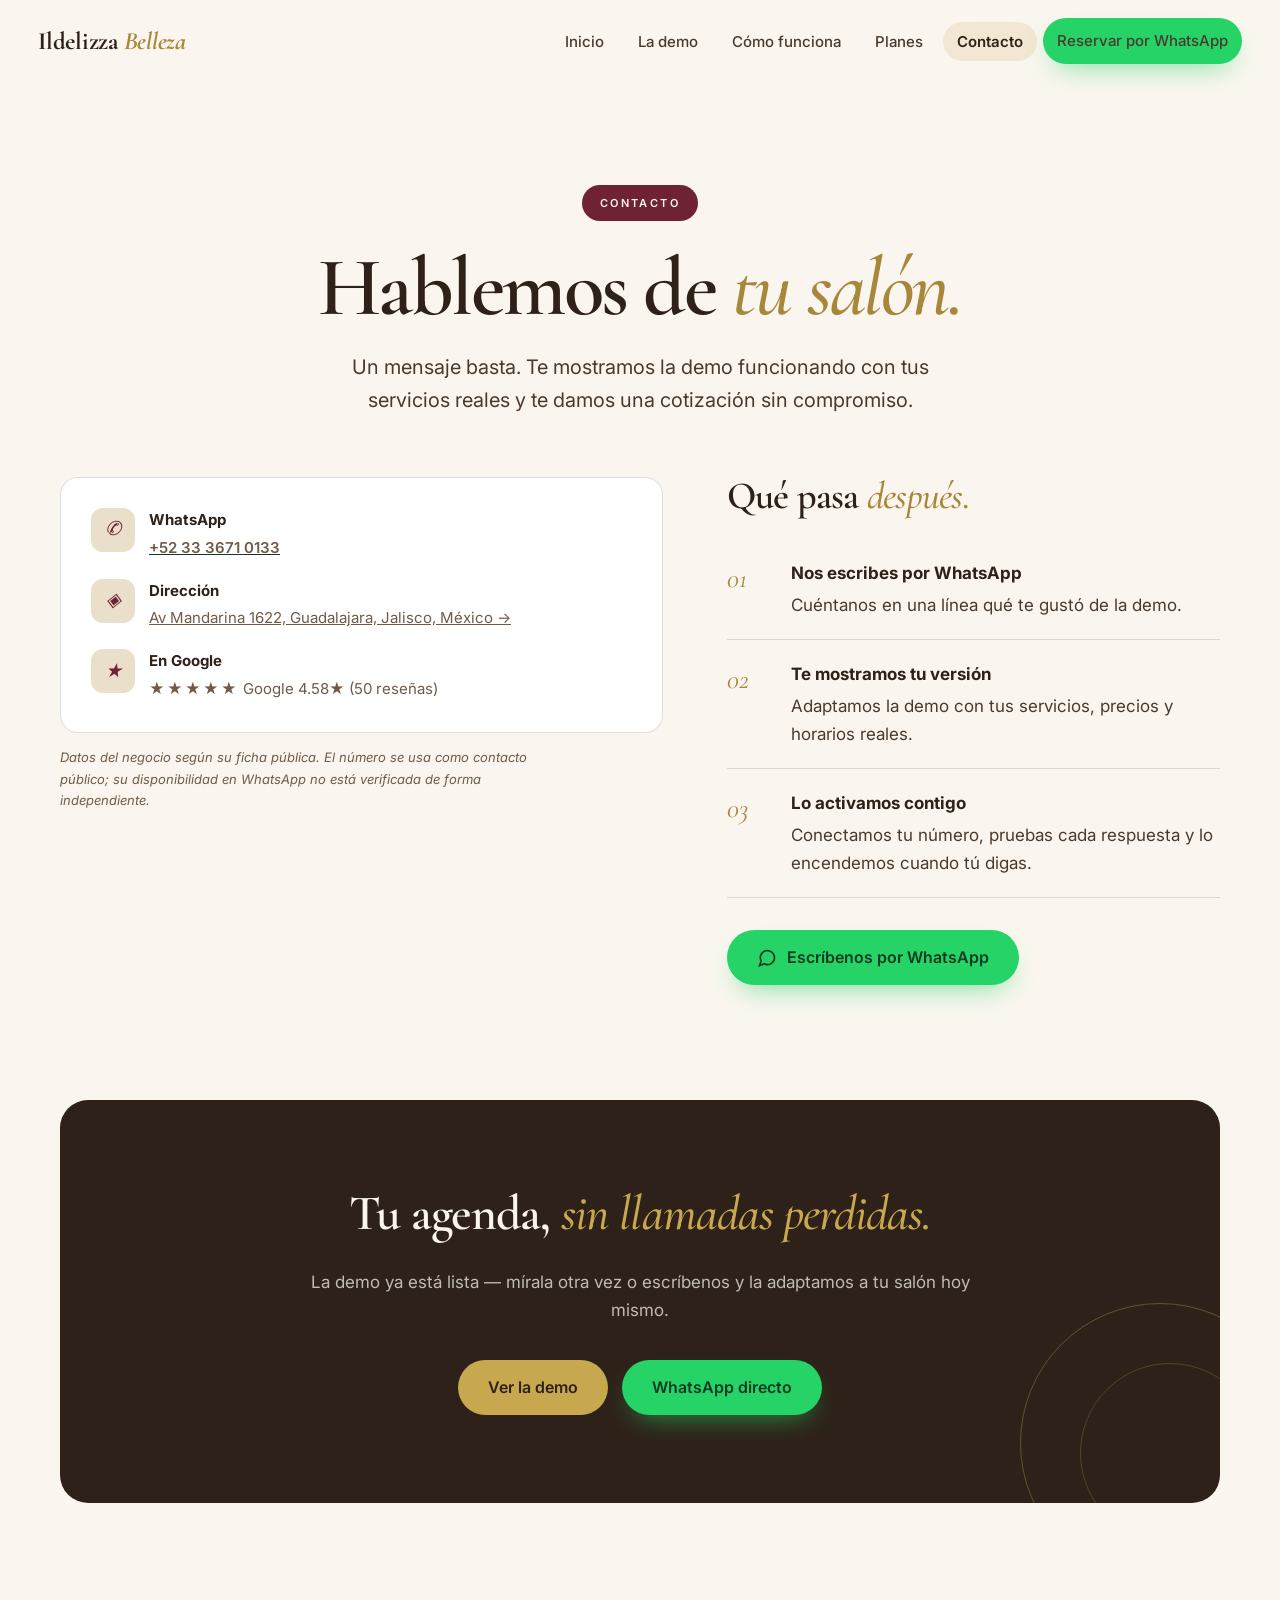
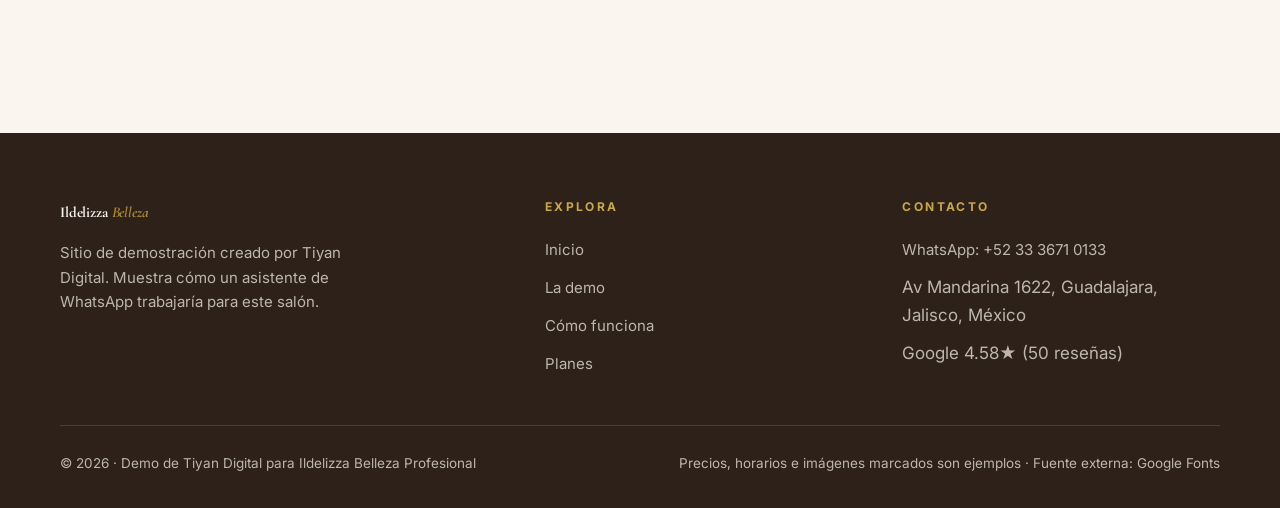
<file: contacto.html>
<!DOCTYPE html>
<html lang="es">
<head>
  <meta charset="UTF-8">
  <script>document.documentElement.classList.add("js");</script>
  <meta name="viewport" content="width=device-width, initial-scale=1.0">
  <title>Contacto — Ildelizza Belleza Profesional (demo de Tiyan Digital)</title>
  <meta name="description" content="Escríbenos por WhatsApp y te mostramos la demo del asistente con tus servicios reales. Ildelizza Belleza Profesional, Av Mandarina 1622, Guadalajara.">
  <meta property="og:title" content="Contacto — demo del asistente de WhatsApp de Ildelizza">
  <meta property="og:type" content="website">
  <link rel="preconnect" href="https://fonts.googleapis.com">
  <link rel="preconnect" href="https://fonts.gstatic.com" crossorigin>
  <link href="https://fonts.googleapis.com/css2?family=Cormorant+Garamond:ital,wght@0,500;0,600;0,700;1,500;1,600&family=Inter:wght@400;500;600;700&display=swap" rel="stylesheet">
  <link rel="stylesheet" href="assets/styles.css">
  <link rel="icon" href="data:image/svg+xml,<svg xmlns='http://www.w3.org/2000/svg' viewBox='0 0 100 100'><text y='.9em' font-size='90'>✂</text></svg>">
  <script type="application/ld+json">
  {
    "@context": "https://schema.org",
    "@type": "BeautySalon",
    "name": "Ildelizza Belleza Profesional",
    "address": { "@type": "PostalAddress", "streetAddress": "Av Mandarina 1622", "addressLocality": "Guadalajara", "addressRegion": "Jalisco", "addressCountry": "MX" },
    "telephone": "+52 33 3671 0133",
    "aggregateRating": { "@type": "AggregateRating", "ratingValue": "4.58", "reviewCount": "50" }
  }
  </script>
</head>
<body>
  <a class="skip-link" href="#contenido">Saltar al contenido</a>

  <nav class="site-nav" aria-label="Principal">
    <div class="nav-inner">
      <a class="brand" href="index.html">Ildelizza <em>Belleza</em></a>
      <button class="nav-toggle" aria-expanded="false" aria-label="Abrir menú"><span></span><span></span><span></span></button>
      <ul class="nav-links">
        <li><a href="index.html">Inicio</a></li>
        <li><a href="bot-demo.html">La demo</a></li>
        <li><a href="como-funciona.html">Cómo funciona</a></li>
        <li><a href="planes.html">Planes</a></li>
        <li><a href="contacto.html" aria-current="page">Contacto</a></li>
        <li><a class="btn btn-wa nav-cta" data-biz="wa-link" data-wa-text="Hola, vi la demo del asistente de WhatsApp para Ildelizza y me interesa.">Reservar por WhatsApp</a></li>
      </ul>
    </div>
  </nav>

  <main id="contenido">
    <section class="hero" style="padding-bottom:40px">
      <div class="wrap" style="max-width:780px;text-align:center">
        <span class="eyebrow rv">Contacto</span>
        <h1 class="rv d1">Hablemos de <em>tu salón.</em></h1>
        <p class="lead rv d2" style="margin:22px auto 0">Un mensaje basta. Te mostramos la demo funcionando con tus servicios reales y te damos una cotización sin compromiso.</p>
      </div>
    </section>

    <section class="block" style="padding-top:20px">
      <div class="wrap contact-grid">
        <div class="rv">
          <div class="info-card">
            <div class="info-row">
              <span class="ic" aria-hidden="true">✆</span>
              <div><b>WhatsApp</b><a data-biz="wa-link" style="font-weight:600;color:var(--wa-ink)"><span data-biz="wa-display">+52 33 3671 0133</span></a></div>
            </div>
            <div class="info-row">
              <span class="ic" aria-hidden="true">◈</span>
              <div><b>Dirección</b><a data-biz="maps" target="_blank" rel="noopener"><span data-biz="address">Av Mandarina 1622, Guadalajara, Jalisco, México</span> →</a></div>
            </div>
            <div class="info-row">
              <span class="ic" aria-hidden="true">★</span>
              <div><b>En Google</b><span><span class="stars" aria-hidden="true">★★★★★</span> <span data-biz="rating">Google 4.58★ (50 reseñas)</span></span></div>
            </div>
          </div>
          <p class="caption" style="margin-top:14px">Datos del negocio según su ficha pública. El número se usa como contacto público; su disponibilidad en WhatsApp no está verificada de forma independiente.</p>
        </div>

        <div class="rv d1">
          <h2 style="font-size:clamp(1.7rem,3vw,2.4rem)">Qué pasa <em>después.</em></h2>
          <ol class="steps">
            <li><b>Nos escribes por WhatsApp</b>Cuéntanos en una línea qué te gustó de la demo.</li>
            <li><b>Te mostramos tu versión</b>Adaptamos la demo con tus servicios, precios y horarios reales.</li>
            <li><b>Lo activamos contigo</b>Conectamos tu número, pruebas cada respuesta y lo encendemos cuando tú digas.</li>
          </ol>
          <div style="margin-top:32px">
            <a class="btn btn-wa" data-biz="wa-link" data-wa-text="Hola, quiero ver la demo del asistente con los servicios reales de mi salón.">
              <svg viewBox="0 0 24 24" fill="none" stroke="currentColor" stroke-width="2" aria-hidden="true" width="20" height="20"><path d="M21 11.5a8.5 8.5 0 0 1-12.4 7.5L3 21l2-5.4A8.5 8.5 0 1 1 21 11.5z"/></svg>
              Escríbenos por WhatsApp
            </a>
          </div>
        </div>
      </div>
    </section>

    <section class="block" style="padding-top:0">
      <div class="wrap">
        <div class="cta-band rv">
          <h2>Tu agenda, <em>sin llamadas perdidas.</em></h2>
          <p style="margin-top:16px">La demo ya está lista — mírala otra vez o escríbenos y la adaptamos a tu salón hoy mismo.</p>
          <div class="btn-row">
            <a class="btn btn-gold" href="bot-demo.html">Ver la demo</a>
            <a class="btn btn-wa" data-biz="wa-link">WhatsApp directo</a>
          </div>
        </div>
      </div>
    </section>
  </main>

  <footer>
    <div class="foot-inner">
      <div class="foot-grid">
        <div>
          <a class="brand" href="index.html" style="margin-bottom:16px;display:inline-block">Ildelizza <em>Belleza</em></a>
          <p style="font-size:15px;max-width:36ch">Sitio de demostración creado por Tiyan Digital. Muestra cómo un asistente de WhatsApp trabajaría para este salón.</p>
        </div>
        <div>
          <h4>Explora</h4>
          <ul>
            <li><a href="index.html">Inicio</a></li>
            <li><a href="bot-demo.html">La demo</a></li>
            <li><a href="como-funciona.html">Cómo funciona</a></li>
            <li><a href="planes.html">Planes</a></li>
          </ul>
        </div>
        <div>
          <h4>Contacto</h4>
          <ul>
            <li><a data-biz="wa-link">WhatsApp: <span data-biz="wa-display">+52 33 3671 0133</span></a></li>
            <li><span data-biz="address">Av Mandarina 1622, Guadalajara, Jalisco, México</span></li>
            <li><span data-biz="rating">Google 4.58★ (50 reseñas)</span></li>
          </ul>
        </div>
      </div>
      <div class="foot-base">
        <span>© <span data-year>2026</span> · Demo de Tiyan Digital para <span data-biz="name">Ildelizza Belleza Profesional</span></span>
        <span>Precios, horarios e imágenes marcados son ejemplos · Fuente externa: Google Fonts</span>
      </div>
    </div>
  </footer>

  <script src="assets/site.js"></script>
</body>
</html>
</file>
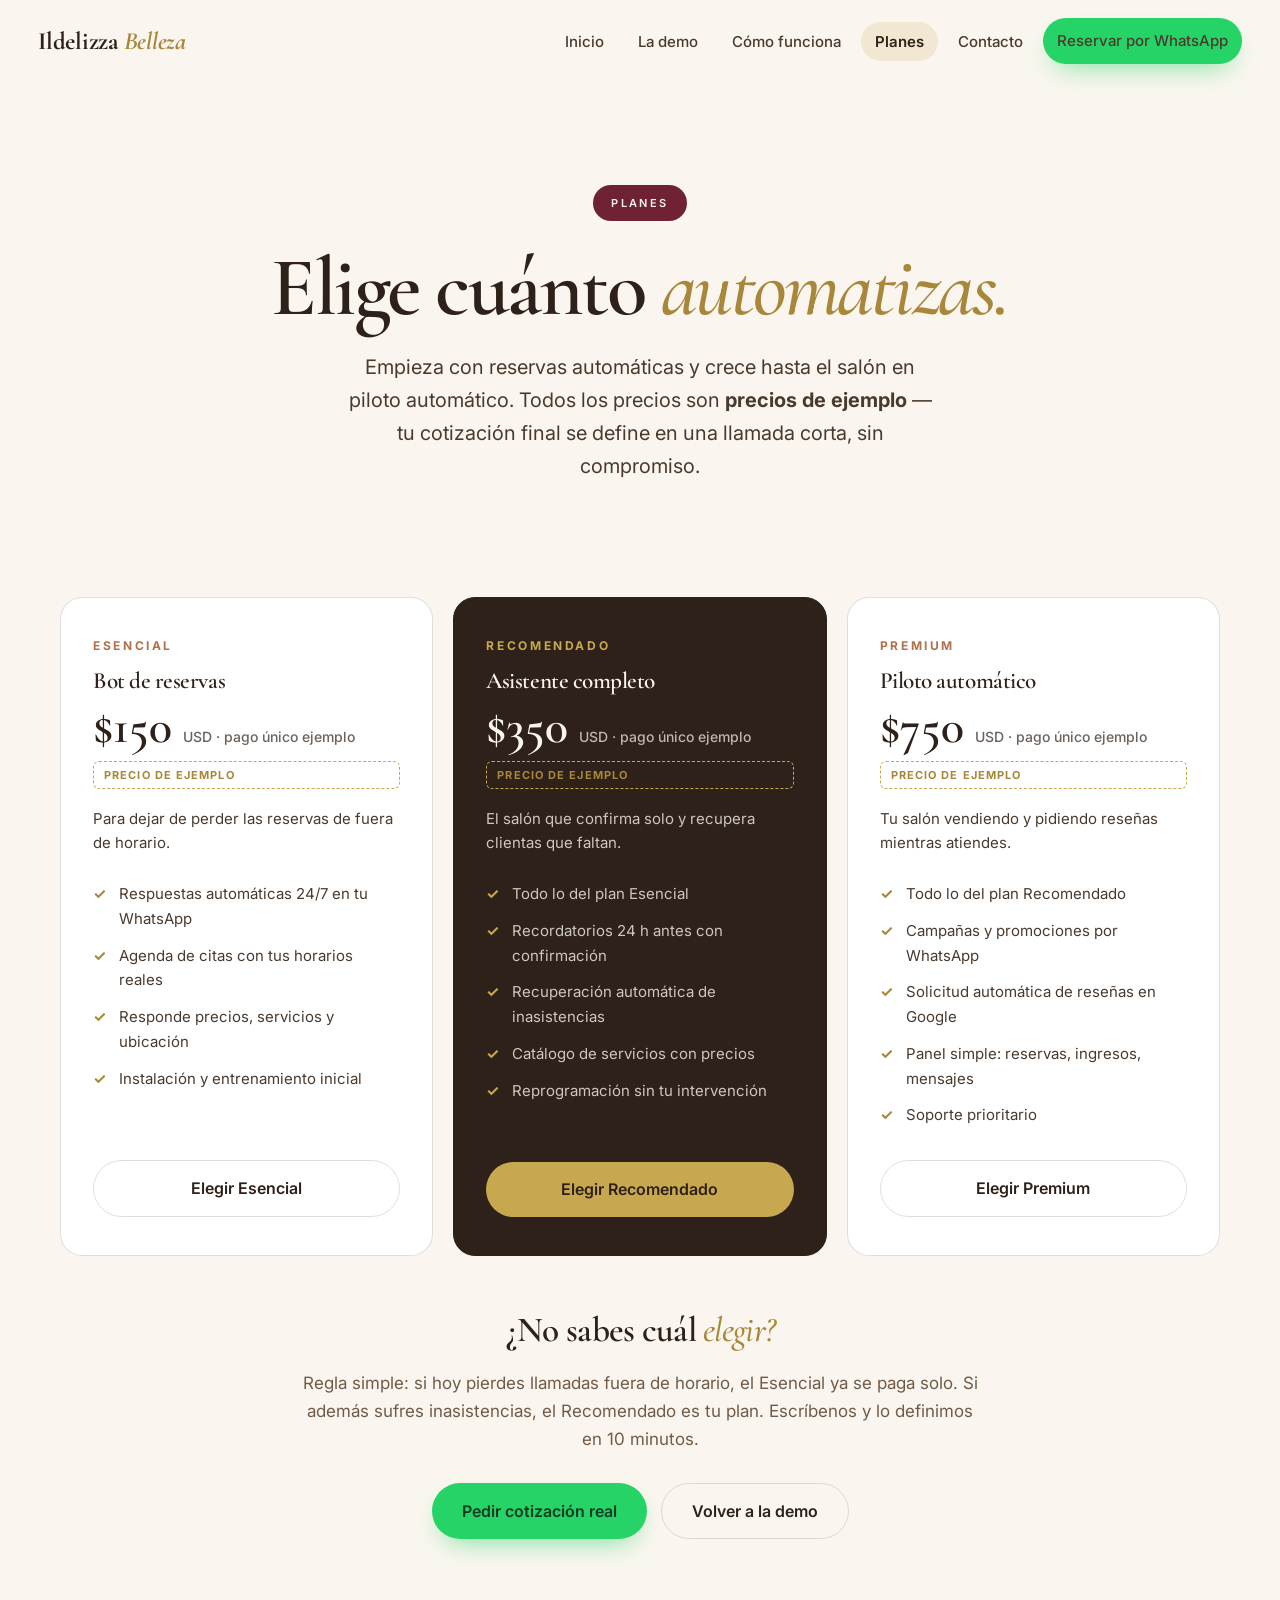
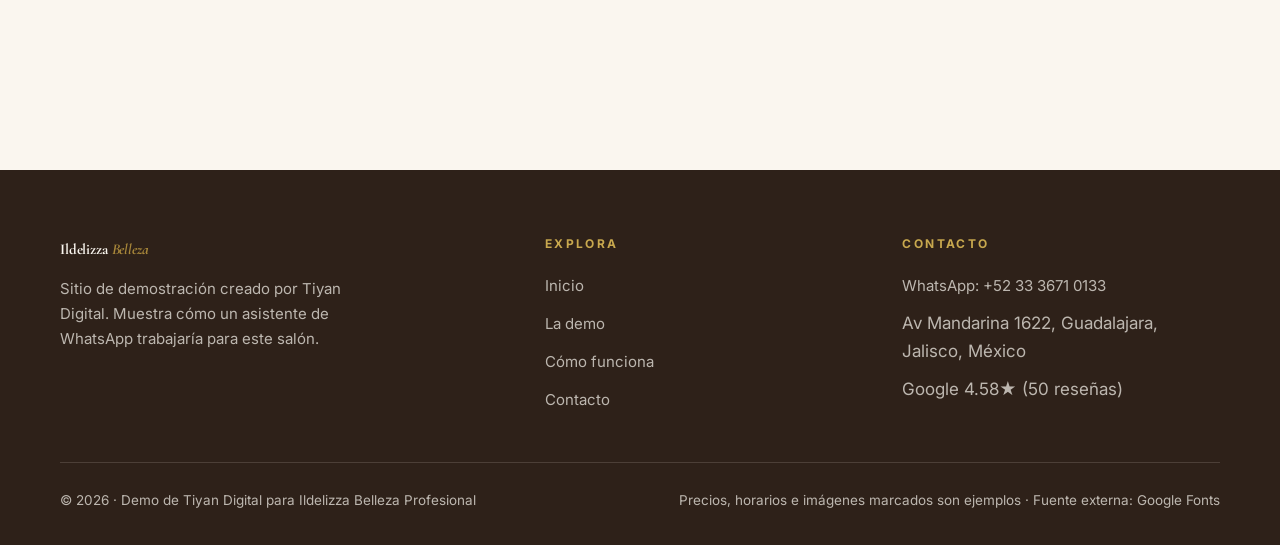
<file: planes.html>
<!DOCTYPE html>
<html lang="es">
<head>
  <meta charset="UTF-8">
  <script>document.documentElement.classList.add("js");</script>
  <meta name="viewport" content="width=device-width, initial-scale=1.0">
  <title>Planes — Asistente de WhatsApp de Ildelizza Belleza Profesional</title>
  <meta name="description" content="Tres planes para el asistente de WhatsApp de tu salón: reservas automáticas, recordatorios, recuperación de inasistencias y más. Precios de ejemplo.">
  <meta property="og:title" content="Planes del asistente de WhatsApp — Ildelizza (demo)">
  <meta property="og:type" content="website">
  <link rel="preconnect" href="https://fonts.googleapis.com">
  <link rel="preconnect" href="https://fonts.gstatic.com" crossorigin>
  <link href="https://fonts.googleapis.com/css2?family=Cormorant+Garamond:ital,wght@0,500;0,600;0,700;1,500;1,600&family=Inter:wght@400;500;600;700&display=swap" rel="stylesheet">
  <link rel="stylesheet" href="assets/styles.css">
  <link rel="icon" href="data:image/svg+xml,<svg xmlns='http://www.w3.org/2000/svg' viewBox='0 0 100 100'><text y='.9em' font-size='90'>✂</text></svg>">
  <script type="application/ld+json">
  {
    "@context": "https://schema.org",
    "@type": "BeautySalon",
    "name": "Ildelizza Belleza Profesional",
    "address": { "@type": "PostalAddress", "streetAddress": "Av Mandarina 1622", "addressLocality": "Guadalajara", "addressRegion": "Jalisco", "addressCountry": "MX" },
    "telephone": "+52 33 3671 0133",
    "aggregateRating": { "@type": "AggregateRating", "ratingValue": "4.58", "reviewCount": "50" }
  }
  </script>
</head>
<body>
  <a class="skip-link" href="#contenido">Saltar al contenido</a>

  <nav class="site-nav" aria-label="Principal">
    <div class="nav-inner">
      <a class="brand" href="index.html">Ildelizza <em>Belleza</em></a>
      <button class="nav-toggle" aria-expanded="false" aria-label="Abrir menú"><span></span><span></span><span></span></button>
      <ul class="nav-links">
        <li><a href="index.html">Inicio</a></li>
        <li><a href="bot-demo.html">La demo</a></li>
        <li><a href="como-funciona.html">Cómo funciona</a></li>
        <li><a href="planes.html" aria-current="page">Planes</a></li>
        <li><a href="contacto.html">Contacto</a></li>
        <li><a class="btn btn-wa nav-cta" data-biz="wa-link" data-wa-text="Hola, vi la demo del asistente de WhatsApp para Ildelizza y me interesa.">Reservar por WhatsApp</a></li>
      </ul>
    </div>
  </nav>

  <main id="contenido">
    <section class="hero" style="padding-bottom:30px">
      <div class="wrap" style="max-width:780px;text-align:center">
        <span class="eyebrow rv">Planes</span>
        <h1 class="rv d1">Elige cuánto <em>automatizas.</em></h1>
        <p class="lead rv d2" style="margin:22px auto 0">Empieza con reservas automáticas y crece hasta el salón en piloto automático. Todos los precios son <b>precios de ejemplo</b> — tu cotización final se define en una llamada corta, sin compromiso.</p>
      </div>
    </section>

    <section class="block" style="padding-top:30px">
      <div class="wrap">
        <div class="plans">
          <article class="plan rv">
            <span class="tier">Esencial</span>
            <h3>Bot de reservas</h3>
            <p class="price">$150 <small>USD · pago único ejemplo</small></p>
            <span class="ejemplo-tag">Precio de ejemplo</span>
            <p style="margin-top:18px;font-size:15px">Para dejar de perder las reservas de fuera de horario.</p>
            <ul>
              <li>Respuestas automáticas 24/7 en tu WhatsApp</li>
              <li>Agenda de citas con tus horarios reales</li>
              <li>Responde precios, servicios y ubicación</li>
              <li>Instalación y entrenamiento inicial</li>
            </ul>
            <a class="btn btn-ghost" data-biz="wa-link" data-wa-text="Hola, me interesa el plan Esencial del asistente de WhatsApp.">Elegir Esencial</a>
          </article>

          <article class="plan featured rv d1">
            <span class="tier">Recomendado</span>
            <h3>Asistente completo</h3>
            <p class="price">$350 <small>USD · pago único ejemplo</small></p>
            <span class="ejemplo-tag">Precio de ejemplo</span>
            <p style="margin-top:18px;font-size:15px">El salón que confirma solo y recupera clientas que faltan.</p>
            <ul>
              <li>Todo lo del plan Esencial</li>
              <li>Recordatorios 24 h antes con confirmación</li>
              <li>Recuperación automática de inasistencias</li>
              <li>Catálogo de servicios con precios</li>
              <li>Reprogramación sin tu intervención</li>
            </ul>
            <a class="btn btn-gold" data-biz="wa-link" data-wa-text="Hola, me interesa el plan Recomendado del asistente de WhatsApp.">Elegir Recomendado</a>
          </article>

          <article class="plan rv d2">
            <span class="tier">Premium</span>
            <h3>Piloto automático</h3>
            <p class="price">$750 <small>USD · pago único ejemplo</small></p>
            <span class="ejemplo-tag">Precio de ejemplo</span>
            <p style="margin-top:18px;font-size:15px">Tu salón vendiendo y pidiendo reseñas mientras atiendes.</p>
            <ul>
              <li>Todo lo del plan Recomendado</li>
              <li>Campañas y promociones por WhatsApp</li>
              <li>Solicitud automática de reseñas en Google</li>
              <li>Panel simple: reservas, ingresos, mensajes</li>
              <li>Soporte prioritario</li>
            </ul>
            <a class="btn btn-ghost" data-biz="wa-link" data-wa-text="Hola, me interesa el plan Premium del asistente de WhatsApp.">Elegir Premium</a>
          </article>
        </div>

        <div class="rv" style="max-width:720px;margin:56px auto 0;text-align:center">
          <h2 style="font-size:clamp(1.6rem,3vw,2.2rem)">¿No sabes cuál <em>elegir?</em></h2>
          <p style="margin:16px auto 0;color:var(--muted)">Regla simple: si hoy pierdes llamadas fuera de horario, el Esencial ya se paga solo. Si además sufres inasistencias, el Recomendado es tu plan. Escríbenos y lo definimos en 10 minutos.</p>
          <div class="btn-row" style="display:flex;gap:14px;justify-content:center;flex-wrap:wrap;margin-top:30px">
            <a class="btn btn-wa" data-biz="wa-link" data-wa-text="Hola, quiero una cotización real del asistente para mi salón.">Pedir cotización real</a>
            <a class="btn btn-ghost" href="bot-demo.html">Volver a la demo</a>
          </div>
        </div>
      </div>
    </section>
  </main>

  <footer>
    <div class="foot-inner">
      <div class="foot-grid">
        <div>
          <a class="brand" href="index.html" style="margin-bottom:16px;display:inline-block">Ildelizza <em>Belleza</em></a>
          <p style="font-size:15px;max-width:36ch">Sitio de demostración creado por Tiyan Digital. Muestra cómo un asistente de WhatsApp trabajaría para este salón.</p>
        </div>
        <div>
          <h4>Explora</h4>
          <ul>
            <li><a href="index.html">Inicio</a></li>
            <li><a href="bot-demo.html">La demo</a></li>
            <li><a href="como-funciona.html">Cómo funciona</a></li>
            <li><a href="contacto.html">Contacto</a></li>
          </ul>
        </div>
        <div>
          <h4>Contacto</h4>
          <ul>
            <li><a data-biz="wa-link">WhatsApp: <span data-biz="wa-display">+52 33 3671 0133</span></a></li>
            <li><span data-biz="address">Av Mandarina 1622, Guadalajara, Jalisco, México</span></li>
            <li><span data-biz="rating">Google 4.58★ (50 reseñas)</span></li>
          </ul>
        </div>
      </div>
      <div class="foot-base">
        <span>© <span data-year>2026</span> · Demo de Tiyan Digital para <span data-biz="name">Ildelizza Belleza Profesional</span></span>
        <span>Precios, horarios e imágenes marcados son ejemplos · Fuente externa: Google Fonts</span>
      </div>
    </div>
  </footer>

  <script src="assets/site.js"></script>
</body>
</html>
</file>
<file: assets/styles.css>
/* ============================================================
   Ildelizza Belleza Profesional — demo proposal site
   Design system: cálido · editorial · confiado
   Tokens: ivory / sand / espresso / antique gold / maroon
   ============================================================ */
html { background: #FAF6EF; }

:root {
  --canvas: #FAF6EF;
  --surface: #EADFCB;
  --surface-deep: #DFCFB4;
  --ink: #2E2119;
  --ink-soft: #4A3A2E;
  --muted: #6F5B48;
  --gold: #C8A84E;
  --gold-deep: #A8873A;
  --copper: #B0714B;
  --maroon: #6E2233;
  --wa: #25D366;
  --wa-ink: #0E3B22;
  --chat-bg: #E7DFD3;
  --bubble-in: #FFFFFF;
  --bubble-out: #D9FDD3;
  --wa-header: #075E54;
  --hairline: rgba(46, 33, 25, 0.14);
  --radius: 18px;
  --font-display: "Cormorant Garamond", "Georgia", serif;
  --font-body: "Inter", system-ui, -apple-system, "Segoe UI", sans-serif;
  --ease-out: cubic-bezier(0.16, 1, 0.3, 1);
  --shadow-soft: 0 24px 60px -24px rgba(46, 33, 25, 0.25);
}

*, *::before, *::after { box-sizing: border-box; }
* { margin: 0; padding: 0; }

body {
  font-family: var(--font-body);
  font-size: 17px;
  line-height: 1.65;
  color: var(--ink-soft);
  background: var(--canvas);
  -webkit-font-smoothing: antialiased;
  overflow-x: clip;
}

img { max-width: 100%; height: auto; display: block; }

h1, h2, h3 {
  font-family: var(--font-display);
  color: var(--ink);
  font-weight: 600;
  line-height: 1.02;
  letter-spacing: -0.02em;
  text-wrap: balance;
}
h1 { font-size: clamp(2.9rem, 6.5vw, 5.4rem); letter-spacing: -0.03em; line-height: 0.98; }
h2 { font-size: clamp(2rem, 4vw, 3.1rem); margin-bottom: 0.6em; }
h3 { font-size: 1.45rem; margin-bottom: 0.4em; }
h1 em, h2 em { font-style: italic; color: var(--gold-deep); font-weight: 500; }

p { max-width: 62ch; }
.lead { font-size: clamp(1.05rem, 1.6vw, 1.25rem); color: var(--ink-soft); max-width: 46ch; }

::selection { background: var(--gold); color: var(--ink); }

a { color: inherit; }
:focus-visible { outline: 3px solid var(--gold-deep); outline-offset: 3px; border-radius: 4px; }

.skip-link {
  position: absolute; left: 16px; top: -60px; z-index: 200;
  background: var(--ink); color: var(--canvas);
  padding: 10px 18px; border-radius: 999px; text-decoration: none;
  transition: top 0.2s var(--ease-out);
}
.skip-link:focus { top: 12px; }

.wrap { width: min(1160px, 100% - 40px); margin-inline: auto; }
section.block { padding: clamp(64px, 9vw, 124px) 0; }

/* ---------- eyebrow / labels ---------- */
.eyebrow {
  display: inline-flex; align-items: center; gap: 8px;
  font-size: 11px; font-weight: 600; letter-spacing: 0.22em; text-transform: uppercase;
  color: var(--canvas); background: var(--maroon);
  padding: 9px 18px; border-radius: 999px; margin-bottom: 26px;
}
.eyebrow.light { background: transparent; border: 1px solid var(--hairline); color: var(--muted); }
.kicker {
  font-size: 12px; font-weight: 600; letter-spacing: 0.24em; text-transform: uppercase;
  color: var(--copper); margin-bottom: 14px; display: block;
}

/* ---------- buttons ---------- */
.btn {
  display: inline-flex; align-items: center; justify-content: center; gap: 10px;
  min-height: 52px; padding: 14px 30px; border-radius: 999px;
  font-weight: 600; font-size: 16px; text-decoration: none; border: none; cursor: pointer;
  transition: transform 0.22s var(--ease-out), box-shadow 0.22s var(--ease-out), background 0.2s;
  white-space: nowrap;
}
.btn:hover { transform: translateY(-2px); }
.btn:active { transform: translateY(0) scale(0.98); }
.btn-wa { background: var(--wa); color: var(--wa-ink); box-shadow: 0 12px 28px -12px rgba(37, 211, 102, 0.7); }
.btn-wa:hover { box-shadow: 0 18px 36px -12px rgba(37, 211, 102, 0.8); }
.btn-gold { background: var(--gold); color: var(--ink); }
.btn-ghost { background: transparent; color: var(--ink); border: 1.5px solid var(--hairline); }
.btn-ghost:hover { border-color: var(--ink); }
.btn svg { width: 20px; height: 20px; flex: none; }

/* ---------- nav ---------- */
.site-nav {
  position: fixed; inset: 0 0 auto 0; z-index: 100;
  transition: background 0.3s, box-shadow 0.3s, backdrop-filter 0.3s;
}
.site-nav .nav-inner {
  width: min(1220px, 100% - 32px); margin-inline: auto;
  display: flex; align-items: center; justify-content: space-between; gap: 16px;
  padding: 18px 8px;
}
.site-nav.scrolled { background: rgba(250, 246, 239, 0.9); backdrop-filter: blur(14px); box-shadow: 0 1px 0 var(--hairline); }
.brand { font-family: var(--font-display); font-size: 1.55rem; font-weight: 700; color: var(--ink); text-decoration: none; letter-spacing: -0.01em; }
.brand em { font-style: italic; color: var(--gold-deep); }
.nav-links { display: flex; align-items: center; gap: 6px; list-style: none; }
.nav-links a {
  text-decoration: none; font-size: 15px; font-weight: 500; color: var(--ink-soft);
  padding: 10px 14px; border-radius: 999px; transition: background 0.2s, color 0.2s;
}
.nav-links a:hover { background: rgba(46, 33, 25, 0.06); color: var(--ink); }
.nav-links a[aria-current="page"] { color: var(--ink); background: rgba(200, 168, 78, 0.18); font-weight: 600; }
.nav-cta { min-height: 46px; padding: 10px 22px; font-size: 15px; }
.nav-toggle { display: none; background: none; border: none; cursor: pointer; padding: 12px; }
.nav-toggle span { display: block; width: 26px; height: 2px; background: var(--ink); margin: 6px 0; border-radius: 2px; transition: transform 0.25s var(--ease-out), opacity 0.2s; }

/* ---------- hero ---------- */
.hero { padding: calc(clamp(64px, 9vw, 124px) + 70px) 0 clamp(56px, 7vw, 96px); position: relative; }
.hero-grid { display: grid; grid-template-columns: minmax(0, 1.05fr) minmax(0, 0.95fr); gap: clamp(40px, 6vw, 90px); align-items: center; }
.hero-copy .btn-row { display: flex; flex-wrap: wrap; gap: 14px; margin-top: 34px; }
.hero-note { margin-top: 18px; font-size: 13.5px; color: var(--muted); display: flex; align-items: center; gap: 8px; }
.hero-note .dot { width: 8px; height: 8px; border-radius: 50%; background: var(--wa); flex: none; animation: pulse 2s infinite; }
@keyframes pulse { 0%, 100% { opacity: 1; } 50% { opacity: 0.35; } }

.hero-media { position: relative; }
.arch-frame {
  border-radius: 999px 999px var(--radius) var(--radius);
  overflow: hidden; aspect-ratio: 4 / 5; max-height: 640px; width: 100%;
  box-shadow: var(--shadow-soft);
}
.arch-frame img { width: 100%; height: 100%; object-fit: cover; }
.chat-float {
  position: absolute; left: -34px; bottom: 48px; width: min(300px, 72%);
  background: var(--bubble-in); border-radius: 14px; padding: 14px 16px;
  box-shadow: var(--shadow-soft); border: 1px solid var(--hairline);
  font-size: 14px; line-height: 1.5; color: var(--ink-soft);
}
.chat-float strong { display: block; font-size: 11px; letter-spacing: 0.14em; text-transform: uppercase; color: var(--gold-deep); margin-bottom: 6px; }
.chat-float .wa-link { display: inline-flex; align-items: center; gap: 6px; margin-top: 10px; font-weight: 700; color: var(--wa-ink); background: rgba(37, 211, 102, 0.16); padding: 8px 14px; border-radius: 999px; text-decoration: none; font-size: 13px; }
.gold-seal {
  position: absolute; top: 34px; right: -14px; width: 104px; height: 104px; border-radius: 50%;
  background: var(--maroon); color: var(--canvas);
  display: flex; align-items: center; justify-content: center; text-align: center;
  font-family: var(--font-display); font-style: italic; font-size: 15px; line-height: 1.25;
  padding: 12px; box-shadow: var(--shadow-soft); transform: rotate(8deg);
}

/* ---------- marquee ---------- */
.marquee-band { border-block: 1px solid var(--hairline); background: var(--canvas); overflow: hidden; padding: 20px 0; }
.marquee { display: flex; gap: 0; width: max-content; animation: scroll 26s linear infinite; }
.marquee span {
  font-family: var(--font-display); font-style: italic; font-size: clamp(1.3rem, 2.4vw, 1.9rem);
  color: var(--ink); padding: 0 26px; white-space: nowrap;
}
.marquee i { color: var(--gold); font-style: normal; align-self: center; }
@keyframes scroll { to { transform: translateX(-50%); } }

/* ---------- editorial numbered rows ---------- */
.split-head { display: grid; grid-template-columns: minmax(0, 1fr) minmax(0, 1fr); gap: 40px; align-items: end; margin-bottom: 54px; }
.split-head p { color: var(--muted); font-size: 1.05rem; }
.num-rows { border-top: 1px solid var(--hairline); }
.num-row {
  display: grid; grid-template-columns: 90px minmax(0, 1fr) minmax(0, 1.4fr); gap: 28px;
  padding: 34px 0; border-bottom: 1px solid var(--hairline); align-items: baseline;
}
.num-row .n { font-family: var(--font-display); font-style: italic; font-size: 2rem; color: var(--gold-deep); }
.num-row h3 { margin: 0; font-size: 1.6rem; }
.num-row p { color: var(--muted); margin: 0; }

/* ---------- chat mock ---------- */
.phone-frame {
  width: min(380px, 100%); margin-inline: auto;
  background: var(--ink); border-radius: 46px; padding: 12px;
  box-shadow: var(--shadow-soft);
}
.phone-screen { background: var(--chat-bg); border-radius: 36px; overflow: hidden; display: flex; flex-direction: column; height: 600px; max-height: 78vh; }
.chat-head { background: var(--wa-header); color: #fff; padding: 14px 16px; display: flex; align-items: center; gap: 12px; flex: none; }
.chat-head .avatar {
  width: 42px; height: 42px; border-radius: 50%; background: var(--gold);
  display: flex; align-items: center; justify-content: center;
  font-family: var(--font-display); font-weight: 700; font-size: 1.3rem; color: var(--ink); flex: none;
}
.chat-head .who { line-height: 1.3; }
.chat-head .who b { display: block; font-size: 15.5px; }
.chat-head .who small { font-size: 12.5px; opacity: 0.85; }
.chat-body { flex: 1; overflow-y: auto; padding: 18px 14px; display: flex; flex-direction: column; gap: 10px; }
.msg { max-width: 82%; padding: 10px 14px; border-radius: 12px; font-size: 14.5px; line-height: 1.5; color: #1a1a1a; position: relative; animation: msgIn 0.35s var(--ease-out); }
@keyframes msgIn { from { opacity: 0; transform: translateY(14px) scale(0.97); } }
.msg.in { background: var(--bubble-in); align-self: flex-start; border-top-left-radius: 4px; box-shadow: 0 1px 1px rgba(0,0,0,0.08); }
.msg.out { background: var(--bubble-out); align-self: flex-end; border-top-right-radius: 4px; box-shadow: 0 1px 1px rgba(0,0,0,0.08); }
.msg .t { display: block; font-size: 10.5px; color: #8a8a8a; text-align: right; margin-top: 4px; }
.msg .ej { display: inline-block; font-size: 10px; font-weight: 700; letter-spacing: 0.08em; text-transform: uppercase; color: var(--gold-deep); border: 1px solid var(--gold); border-radius: 4px; padding: 1px 6px; margin-left: 6px; vertical-align: 1px; }
.typing { display: inline-flex; gap: 5px; padding: 14px 18px; }
.typing i { width: 8px; height: 8px; border-radius: 50%; background: #9a9a9a; animation: tp 1.1s infinite; }
.typing i:nth-child(2) { animation-delay: 0.18s; } .typing i:nth-child(3) { animation-delay: 0.36s; }
@keyframes tp { 0%, 60%, 100% { transform: none; opacity: 0.5; } 30% { transform: translateY(-5px); opacity: 1; } }
.chips { display: flex; flex-wrap: wrap; gap: 8px; align-self: flex-start; max-width: 100%; }
.chip {
  background: #fff; border: 1.5px solid var(--wa); color: var(--wa-ink);
  border-radius: 999px; padding: 9px 16px; font-size: 13.5px; font-weight: 600; cursor: pointer;
  transition: background 0.18s, transform 0.18s var(--ease-out);
}
.chip:hover { background: rgba(37, 211, 102, 0.14); transform: translateY(-1px); }
.chat-foot { flex: none; padding: 10px 12px; background: #F0EDE6; display: flex; gap: 10px; align-items: center; }
.chat-foot .fake-input { flex: 1; background: #fff; border-radius: 999px; padding: 11px 18px; font-size: 14px; color: #9a9a9a; }
.chat-controls { display: flex; gap: 10px; justify-content: center; margin-top: 22px; flex-wrap: wrap; }
.ctl-btn {
  border: 1.5px solid var(--hairline); background: var(--canvas); color: var(--ink);
  border-radius: 999px; padding: 10px 20px; font-size: 14px; font-weight: 600; cursor: pointer;
  transition: border-color 0.2s, transform 0.2s var(--ease-out); min-height: 44px;
}
.ctl-btn:hover { border-color: var(--ink); transform: translateY(-1px); }
.ctl-btn.active { background: var(--ink); color: var(--canvas); border-color: var(--ink); }
.demo-note { text-align: center; font-size: 13px; color: var(--muted); margin-top: 14px; }

/* scenario tabs */
.tabs { display: flex; gap: 10px; flex-wrap: wrap; justify-content: center; margin-bottom: 34px; }
.tab {
  border: 1.5px solid var(--hairline); background: transparent; color: var(--ink-soft);
  padding: 12px 24px; border-radius: 999px; font-size: 15px; font-weight: 600; cursor: pointer;
  transition: all 0.22s var(--ease-out); min-height: 48px;
}
.tab:hover { border-color: var(--ink); color: var(--ink); }
.tab[aria-selected="true"] { background: var(--maroon); border-color: var(--maroon); color: var(--canvas); }
.tab-panels .tab-panel { display: none; }
.tab-panels .tab-panel.active { display: block; animation: msgIn 0.4s var(--ease-out); }

/* ---------- flow diagram (como-funciona) ---------- */
.flow { display: grid; grid-template-columns: repeat(4, minmax(0, 1fr)); gap: 18px; margin-top: 50px; }
.flow-card { background: #fff; border: 1px solid var(--hairline); border-radius: var(--radius); padding: 30px 26px; position: relative; }
.flow-card .step { font-size: 11px; font-weight: 700; letter-spacing: 0.2em; text-transform: uppercase; color: var(--gold-deep); display: block; margin-bottom: 12px; }
.flow-card h3 { font-size: 1.35rem; }
.flow-card p { font-size: 15px; color: var(--muted); }
.flow-card:not(:last-child)::after {
  content: "→"; position: absolute; right: -20px; top: 50%; transform: translateY(-50%);
  color: var(--gold-deep); font-size: 22px; font-weight: 700;
}
.need-list { display: grid; grid-template-columns: repeat(3, minmax(0, 1fr)); gap: 18px; margin-top: 44px; }
.need { background: var(--surface); border-radius: var(--radius); padding: 28px; }
.need h3 { font-size: 1.2rem; }
.need p { font-size: 15px; color: var(--muted); }

/* ---------- pricing ---------- */
.plans { display: grid; grid-template-columns: repeat(3, minmax(0, 1fr)); gap: 20px; margin-top: 54px; align-items: stretch; }
.plan {
  border: 1px solid var(--hairline); border-radius: 22px; padding: 38px 32px;
  background: #fff; display: flex; flex-direction: column; position: relative;
  transition: transform 0.25s var(--ease-out), box-shadow 0.25s var(--ease-out);
}
.plan:hover { transform: translateY(-6px); box-shadow: var(--shadow-soft); }
.plan.featured { background: var(--ink); color: var(--canvas); border-color: var(--ink); }
.plan.featured h3, .plan.featured .price { color: var(--canvas); }
.plan.featured p, .plan.featured li { color: rgba(250, 246, 239, 0.78); }
.plan .tier { font-size: 12px; font-weight: 700; letter-spacing: 0.22em; text-transform: uppercase; color: var(--copper); margin-bottom: 14px; display: block; }
.plan.featured .tier { color: var(--gold); }
.plan .price { font-family: var(--font-display); font-size: 3rem; font-weight: 600; color: var(--ink); line-height: 1; }
.plan .price small { font-family: var(--font-body); font-size: 14px; font-weight: 500; color: inherit; opacity: 0.7; }
.ejemplo-tag {
  display: inline-block; font-size: 11px; font-weight: 700; letter-spacing: 0.1em; text-transform: uppercase;
  color: var(--gold-deep); border: 1.5px dashed var(--gold); border-radius: 6px; padding: 4px 10px; margin-top: 10px;
}
.plan ul { list-style: none; margin: 26px 0 32px; display: grid; gap: 12px; font-size: 15px; }
.plan li { padding-left: 26px; position: relative; }
.plan li::before { content: "✓"; position: absolute; left: 0; color: var(--gold-deep); font-weight: 700; }
.plan.featured li::before { color: var(--gold); }
.plan .btn { margin-top: auto; }

/* ---------- price menu (bot-demo catalog tab) ---------- */
.menu-list { max-width: 560px; margin: 0 auto; }
.menu-row { display: flex; align-items: baseline; gap: 14px; padding: 16px 4px; border-bottom: 1px solid var(--hairline); font-size: 16.5px; }
.menu-row .item { font-weight: 600; color: var(--ink); }
.menu-row .dots { flex: 1; border-bottom: 2px dotted var(--gold); transform: translateY(-4px); min-width: 30px; }
.menu-row .pr { font-family: var(--font-display); font-size: 1.3rem; color: var(--ink); white-space: nowrap; }

/* ---------- FAQ ---------- */
.faq { max-width: 780px; margin: 0 auto; }
.faq details { border-bottom: 1px solid var(--hairline); padding: 6px 0; }
.faq summary {
  cursor: pointer; list-style: none; display: flex; justify-content: space-between; align-items: center; gap: 20px;
  font-family: var(--font-display); font-size: 1.4rem; color: var(--ink); padding: 20px 0; font-weight: 600;
}
.faq summary::-webkit-details-marker { display: none; }
.faq summary .plus { font-family: var(--font-body); font-size: 1.6rem; color: var(--gold-deep); flex: none; transition: transform 0.25s var(--ease-out); }
.faq details[open] summary .plus { transform: rotate(45deg); }
.faq .a { padding: 0 0 24px; color: var(--muted); max-width: 60ch; }

/* ---------- final CTA / contact ---------- */
.cta-band { background: var(--ink); color: var(--canvas); border-radius: 28px; padding: clamp(48px, 7vw, 88px) clamp(28px, 6vw, 80px); text-align: center; position: relative; overflow: hidden; }
.cta-band h2 { color: var(--canvas); }
.cta-band h2 em { color: var(--gold); }
.cta-band p { color: rgba(250, 246, 239, 0.72); margin: 0 auto; }
.cta-band .btn-row { display: flex; gap: 14px; justify-content: center; flex-wrap: wrap; margin-top: 36px; }
.cta-band::before {
  content: ""; position: absolute; inset: auto -80px -80px auto; width: 280px; height: 280px;
  border: 1px solid rgba(200, 168, 78, 0.35); border-radius: 50%;
}
.cta-band::after {
  content: ""; position: absolute; inset: auto -40px -40px auto; width: 180px; height: 180px;
  border: 1px solid rgba(200, 168, 78, 0.25); border-radius: 50%;
}
.contact-grid { display: grid; grid-template-columns: minmax(0, 1.1fr) minmax(0, 0.9fr); gap: clamp(36px, 5vw, 72px); align-items: start; }
.info-card { background: #fff; border: 1px solid var(--hairline); border-radius: var(--radius); padding: 30px; display: grid; gap: 18px; }
.info-row { display: flex; gap: 14px; align-items: flex-start; }
.info-row .ic { width: 44px; height: 44px; border-radius: 12px; background: var(--surface); display: flex; align-items: center; justify-content: center; flex: none; font-family: var(--font-display); font-style: italic; font-size: 1.2rem; color: var(--maroon); }
.info-row b { display: block; color: var(--ink); font-size: 15px; }
.info-row span, .info-row a { font-size: 15px; color: var(--muted); }
.stars { color: var(--gold-deep); letter-spacing: 2px; }
.steps { counter-reset: s; list-style: none; display: grid; gap: 0; margin-top: 8px; }
.steps li { counter-increment: s; padding: 20px 0 20px 64px; position: relative; border-bottom: 1px solid var(--hairline); }
.steps li::before {
  content: counter(s, decimal-leading-zero); position: absolute; left: 0; top: 18px;
  font-family: var(--font-display); font-style: italic; font-size: 1.7rem; color: var(--gold-deep);
}
.steps li b { color: var(--ink); display: block; margin-bottom: 4px; }

/* ---------- image + text bands ---------- */
.media-band { display: grid; grid-template-columns: minmax(0, 1fr) minmax(0, 1fr); gap: clamp(36px, 5vw, 72px); align-items: center; }
.media-band .ph { border-radius: var(--radius); overflow: hidden; box-shadow: var(--shadow-soft); }
.media-band .ph img { width: 100%; height: 100%; object-fit: cover; aspect-ratio: 4 / 3; }
.caption { font-size: 13px; color: var(--muted); margin-top: 10px; font-style: italic; }

/* ---------- footer ---------- */
footer { background: var(--ink); color: rgba(250, 246, 239, 0.7); margin-top: clamp(64px, 9vw, 120px); }
.foot-inner { width: min(1160px, 100% - 40px); margin-inline: auto; padding: 64px 0 34px; }
.foot-grid { display: grid; grid-template-columns: minmax(0, 1.4fr) minmax(0, 1fr) minmax(0, 1fr); gap: 40px; margin-bottom: 48px; }
.foot-grid .brand { color: var(--canvas); }
.foot-grid h4 { font-size: 12px; letter-spacing: 0.2em; text-transform: uppercase; color: var(--gold); margin-bottom: 18px; font-family: var(--font-body); font-weight: 700; }
.foot-grid ul { list-style: none; display: grid; gap: 10px; }
.foot-grid a { text-decoration: none; font-size: 15px; }
.foot-grid a:hover { color: var(--canvas); }
.foot-base { border-top: 1px solid rgba(250, 246, 239, 0.14); padding-top: 26px; display: flex; justify-content: space-between; gap: 16px; flex-wrap: wrap; font-size: 13.5px; }

/* ---------- reveal (only hidden when JS is confirmed running: html.js) ---------- */
html.js .rv { opacity: 0; transform: translateY(26px); transition: opacity 0.8s var(--ease-out), transform 0.8s var(--ease-out); }
html.js .rv.in { opacity: 1; transform: none; }
.rv.d1 { transition-delay: 0.12s; } .rv.d2 { transition-delay: 0.24s; } .rv.d3 { transition-delay: 0.36s; }

/* ---------- responsive ---------- */
@media (max-width: 960px) {
  .hero-grid, .split-head, .contact-grid, .media-band { grid-template-columns: minmax(0, 1fr); }
  .hero-media { max-width: 440px; }
  .chat-float { left: 8px; }
  .gold-seal { right: 6px; }
  .flow { grid-template-columns: minmax(0, 1fr) minmax(0, 1fr); }
  .flow-card:not(:last-child)::after { display: none; }
  .need-list { grid-template-columns: minmax(0, 1fr); }
  .plans { grid-template-columns: minmax(0, 1fr); max-width: 480px; margin-inline: auto; }
  .num-row { grid-template-columns: 56px minmax(0, 1fr); }
  .num-row p { grid-column: 2; }
  .foot-grid { grid-template-columns: minmax(0, 1fr) minmax(0, 1fr); }
}
@media (max-width: 720px) {
  body { font-size: 16px; }
  .nav-links {
    position: fixed; inset: 0; background: var(--canvas); flex-direction: column; justify-content: center;
    gap: 8px; transform: translateY(-102%); transition: transform 0.35s var(--ease-out); z-index: 99;
  }
  .nav-links.open { transform: none; }
  .nav-links a { font-size: 1.6rem; font-family: var(--font-display); }
  .nav-toggle { display: block; z-index: 101; position: relative; }
  .nav-toggle[aria-expanded="true"] span:nth-child(1) { transform: translateY(8px) rotate(45deg); }
  .nav-toggle[aria-expanded="true"] span:nth-child(2) { opacity: 0; }
  .nav-toggle[aria-expanded="true"] span:nth-child(3) { transform: translateY(-8px) rotate(-45deg); }
  .nav-cta { display: none; }
  .hero { padding-top: 120px; }
  .arch-frame { max-height: 480px; }
  .flow { grid-template-columns: minmax(0, 1fr); }
  .foot-grid { grid-template-columns: minmax(0, 1fr); }
}

@media (prefers-reduced-motion: reduce) {
  *, *::before, *::after { animation-duration: 0.01ms !important; transition-duration: 0.01ms !important; }
  html.js .rv { opacity: 1; transform: none; }
  .marquee { animation: none; flex-wrap: wrap; width: auto; }
}
</file>
